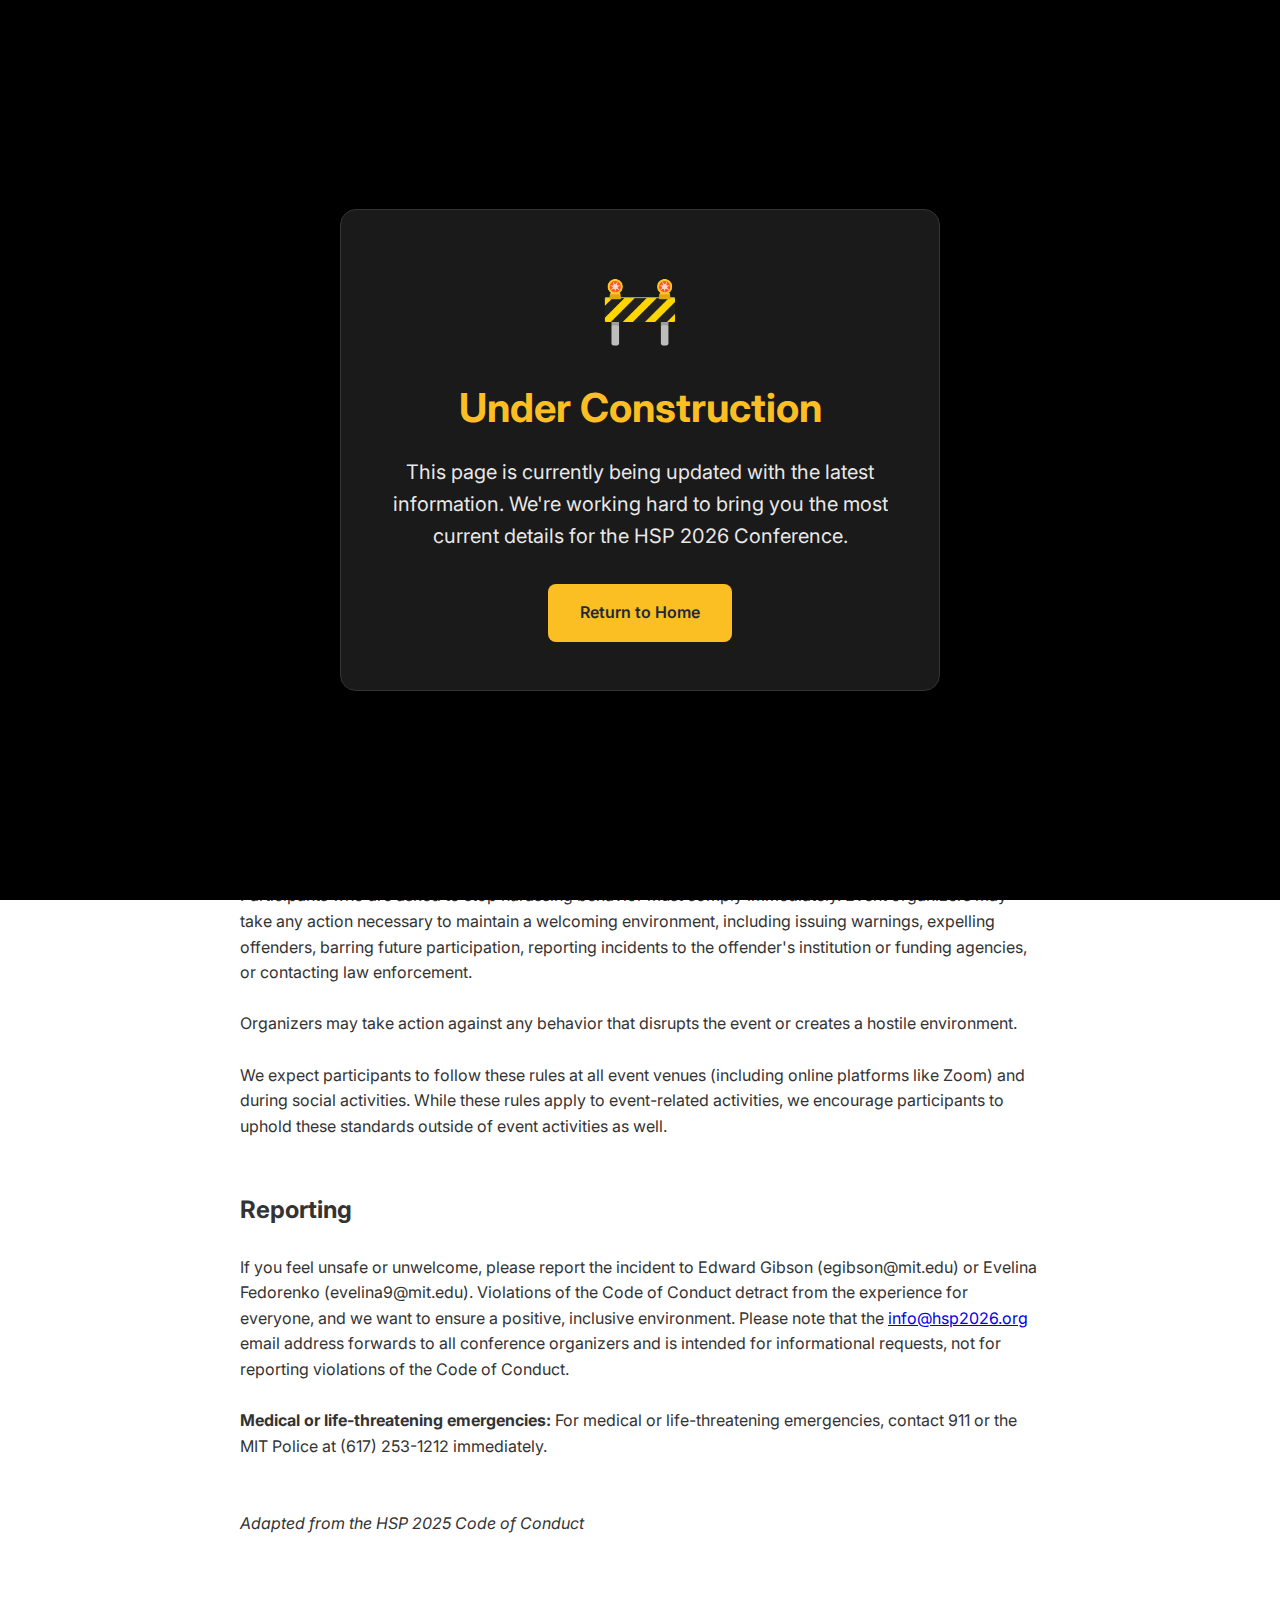
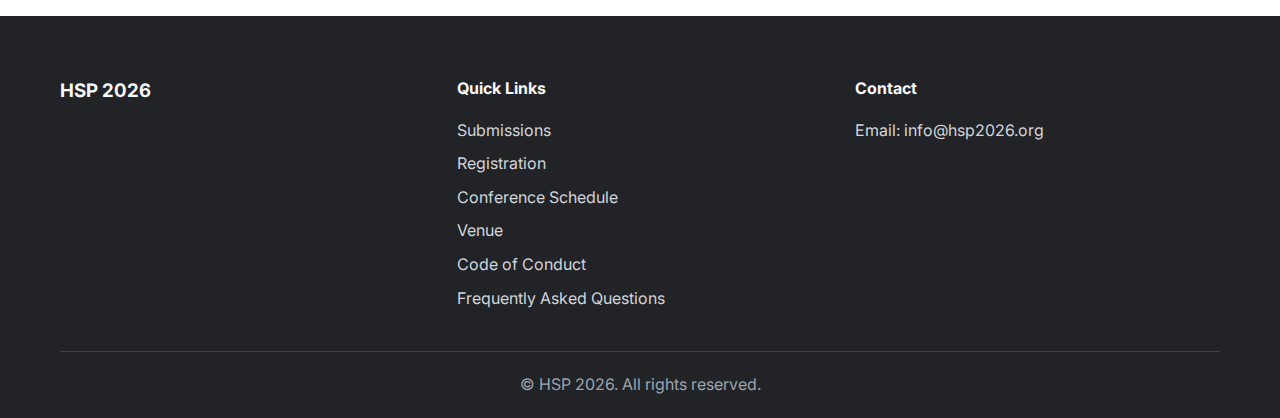
<file: conduct.html>
<!DOCTYPE html>
<html lang="en">
<head>
    <meta charset="UTF-8">
    <meta name="viewport" content="width=device-width, initial-scale=1.0">
    <title>Code of Conduct - HSP 2026</title>
    <link rel="stylesheet" href="styles.css">
    <link rel="preconnect" href="https://fonts.googleapis.com">
    <link rel="preconnect" href="https://fonts.gstatic.com" crossorigin>
    <link href="https://fonts.googleapis.com/css2?family=Inter:wght@300;400;500;600;700&display=swap" rel="stylesheet">
    <style>
        .conduct-hero {
            background: linear-gradient(135deg, #750014 0%, #8b959e 100%);
            padding: 120px 0 50px;
            text-align: center;
            color: white;
        }

        .conduct-hero h1 {
            font-size: 3rem;
            font-weight: 700;
        }

        .conduct-hero p {
            font-size: 1.25rem;
            opacity: 0.9;
            max-width: 600px;
            margin: 0 auto;
        }

        .conduct-section {
            padding: 80px 0;
        }

        .conduct-container {
            max-width: 800px;
            margin: 0 auto;
        }

        .conduct-container ul {
            display: block;
            list-style-type: disc;
            margin-block-start: 1em;
            margin-block-end: 1em;
            padding-inline-start: 40px;
            unicode-bidi: isolate;
        }

        .contact-section {
            background: #f8fafc;
            padding: 60px 0;
            margin-top: 3rem;
        }

        .contact-grid {
            display: grid;
            grid-template-columns: repeat(auto-fit, minmax(250px, 1fr));
            gap: 2rem;
            margin-top: 2rem;
        }

        .contact-card {
            background: white;
            padding: 2rem;
            border-radius: 12px;
            text-align: center;
            box-shadow: 0 4px 6px rgba(0, 0, 0, 0.05);
            transition: all 0.3s ease;
        }

        .contact-card:hover {
            transform: translateY(-2px);
            box-shadow: 0 8px 25px rgba(0, 0, 0, 0.1);
        }

        .contact-icon {
            font-size: 2rem;
            margin-bottom: 1rem;
        }

        .contact-card h3 {
            font-size: 1.25rem;
            font-weight: 600;
            color: #1f2937;
            margin-bottom: 0.5rem;
        }

        .contact-card p {
            color: #6b7280;
            line-height: 1.6;
        }

        @media (max-width: 768px) {
            .conduct-hero h1 {
                font-size: 2.5rem;
            }
        }
    </style>
</head>
<body>
    <nav class="navbar">
        <div class="nav-container">
            <div class="nav-logo">
                <a href="index.html">HSP 2026</a>
            </div>
            <ul class="nav-menu">
                <li class="nav-item">
                    <a href="index.html" class="nav-link">Home</a>
                </li>
                <li class="nav-item">
                    <a href="submissions.html" class="nav-link">Submissions</a>
                </li>
                <li class="nav-item">
                    <a href="registration.html" class="nav-link">Registration</a>
                </li>
                <li class="nav-item">
                    <a href="schedule.html" class="nav-link">Schedule</a>
                </li>
                <li class="nav-item">
                    <a href="venue.html" class="nav-link">Venue</a>
                </li>
                <li class="nav-item">
                    <a href="conduct.html" class="nav-link">Code of Conduct</a>
                </li>
                <li class="nav-item">
                    <a href="faq.html" class="nav-link">FAQ</a>
                </li>
            </ul>
            <div class="hamburger">
                <span class="bar"></span>
                <span class="bar"></span>
                <span class="bar"></span>
            </div>
        </div>
    </nav>

    <main>
        <section class="conduct-hero">
            <div class="container">
                <h1>Code of Conduct</h1>
            </div>
        </section>
        <section class="conduct-section">
            <div class="container">
                <div class="conduct-container">
                    <p>HSP 2026 is committed to providing a safe, harassment-free conference experience for everyone, regardless of gender, gender identity, sexual orientation, disability, physical appearance, body size, race, age, religion, language use, ethnicity, or nationality. We do not tolerate harassment of any kind. Participants violating these rules may be sanctioned or expelled at the discretion of the conference organizers.</p>
                    <ul>
                      <li>Verbal comments that reinforce social hierarchies based on gender, sexual orientation, disability, appearance, race, age, religion, or nationality</li>
                      <li>Displaying sexual images in public spaces</li>
                      <li>Deliberate intimidation, stalking, or following</li>
                      <li>Behaviors aimed at making individuals or groups feel unwelcome, or encouraging ostracism</li>
                      <li>Harassing photography or recording</li>
                      <li>Disruption of talks or other events</li>
                      <li>Inappropriate physical contact</li>
                      <li>Unwelcome sexual attention</li>
                      <li>Advocating for, or encouraging, any of the above behaviors</li>
                    </ul>
                    <p>These behaviors are unacceptable during both in-person interactions and in online spaces (e.g., event-related chats or social media).</p>
                    <br><br>
                    <h2>Enforcement</h2>
                    <br>
                    <p>Participants who are asked to stop harassing behavior must comply immediately. Event organizers may take any action necessary to maintain a welcoming environment, including issuing warnings, expelling offenders, barring future participation, reporting incidents to the offender's institution or funding agencies, or contacting law enforcement.</p>
                    <br>
                    <p>Organizers may take action against any behavior that disrupts the event or creates a hostile environment.</p>
                    <br>
                    <p>We expect participants to follow these rules at all event venues (including online platforms like Zoom) and during social activities. While these rules apply to event-related activities, we encourage participants to uphold these standards outside of event activities as well.</p>
                    <br><br>
                    <h2>Reporting</h2>
                    <br>
                    <p>If you feel unsafe or unwelcome, please report the incident to Edward Gibson (egibson@mit.edu) or Evelina Fedorenko (evelina9@mit.edu). Violations of the Code of Conduct detract from the experience for everyone, and we want to ensure a positive, inclusive environment. Please note that the <a href="mailto:info@hsp2026.org">info@hsp2026.org</a> email address forwards to all conference organizers and is intended for informational requests, not for reporting violations of the Code of Conduct.</p>
                    <br>
                    <p><strong>Medical or life-threatening emergencies:</strong> For medical or life-threatening emergencies, contact 911 or the MIT Police at (617) 253-1212 immediately.</p>
                    <br><br>
                    <i>Adapted from the HSP 2025 Code of Conduct</i>
                </div>
            </div>
        </section>
    </main>


    <footer class="footer">
        <div class="container">
            <div class="footer-content">
                <div class="footer-section">
                    <h3>HSP 2026</h3>
                    <p class="footer-tagline">39th Annual Conference on Human Sentence Processing</p>
                </div>
                <div class="footer-section">
                    <h4>Quick Links</h4>
                    <ul>
                        <li><a href="submissions.html">Submissions</a></li>
                        <li><a href="registration.html">Registration</a></li>
                        <li><a href="schedule.html">Conference Schedule</a></li>
                        <li><a href="venue.html">Venue</a></li>
                        <li><a href="conduct.html">Code of Conduct</a></li>
                        <li><a href="faq.html">Frequently Asked Questions</a></li>
                    </ul>
                </div>
                <div class="footer-section">
                    <h4>Contact</h4>
                    <ul><li><a href="mailto:info@hsp2026.org">Email: info@hsp2026.org</a></li></ul>
                </div>
            </div>
            <div class="footer-bottom">
                <p>&copy; HSP 2026. All rights reserved.</p>
            </div>
        </div>
    </footer>

    <script src="config.js"></script>
    <script src="script.js"></script>
</body>
</html>
</file>
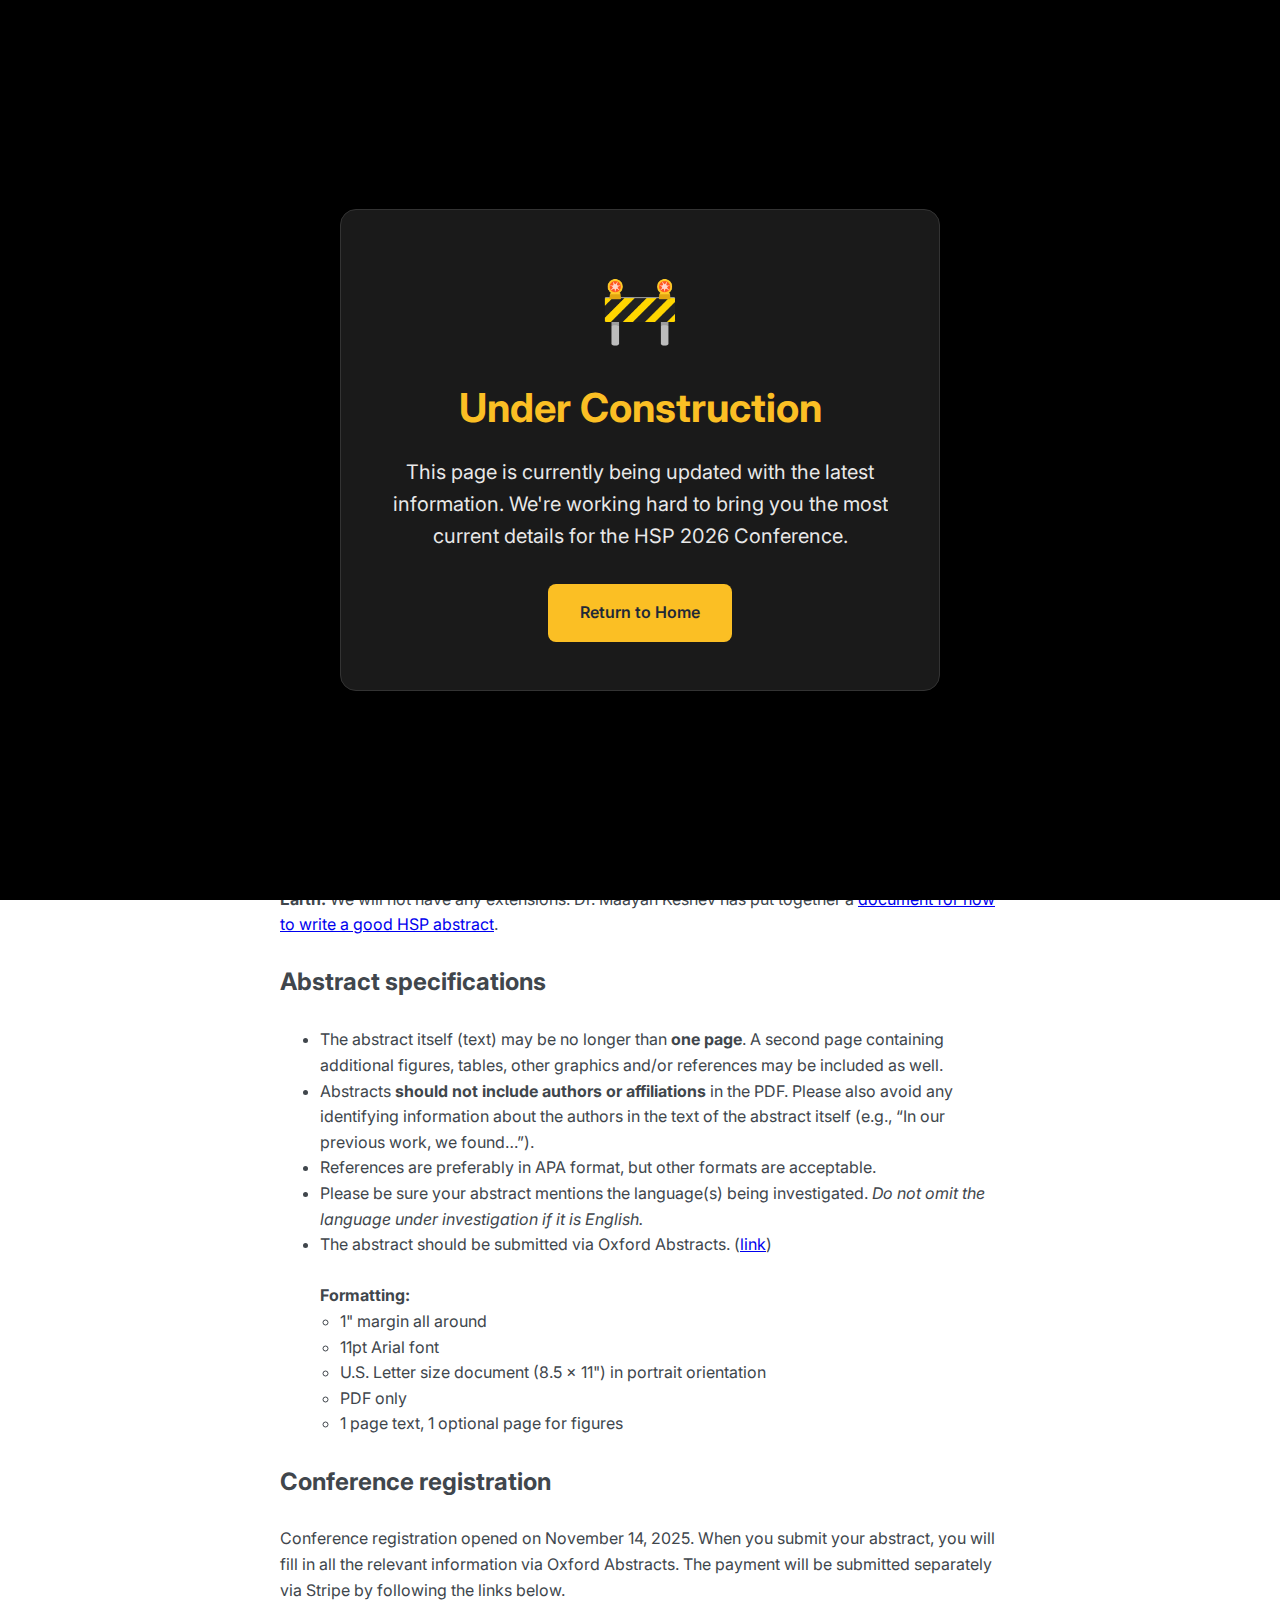
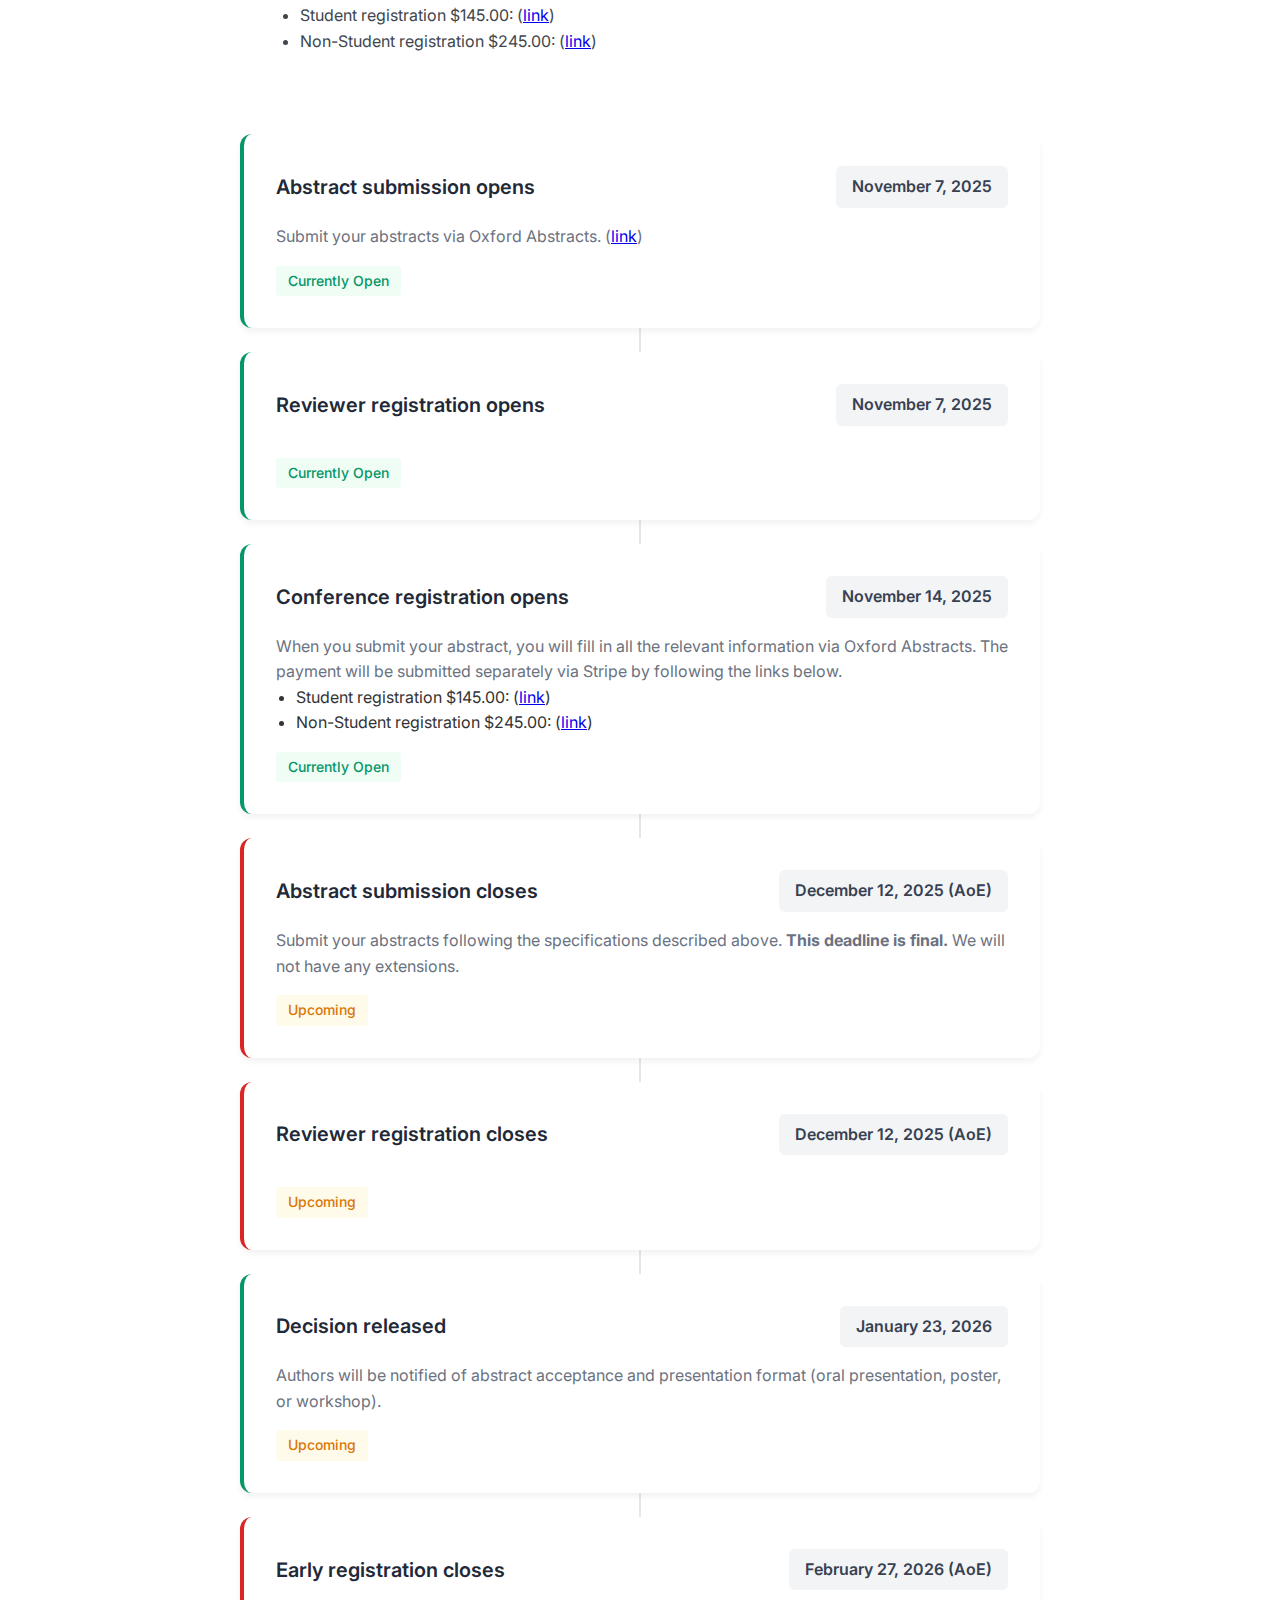
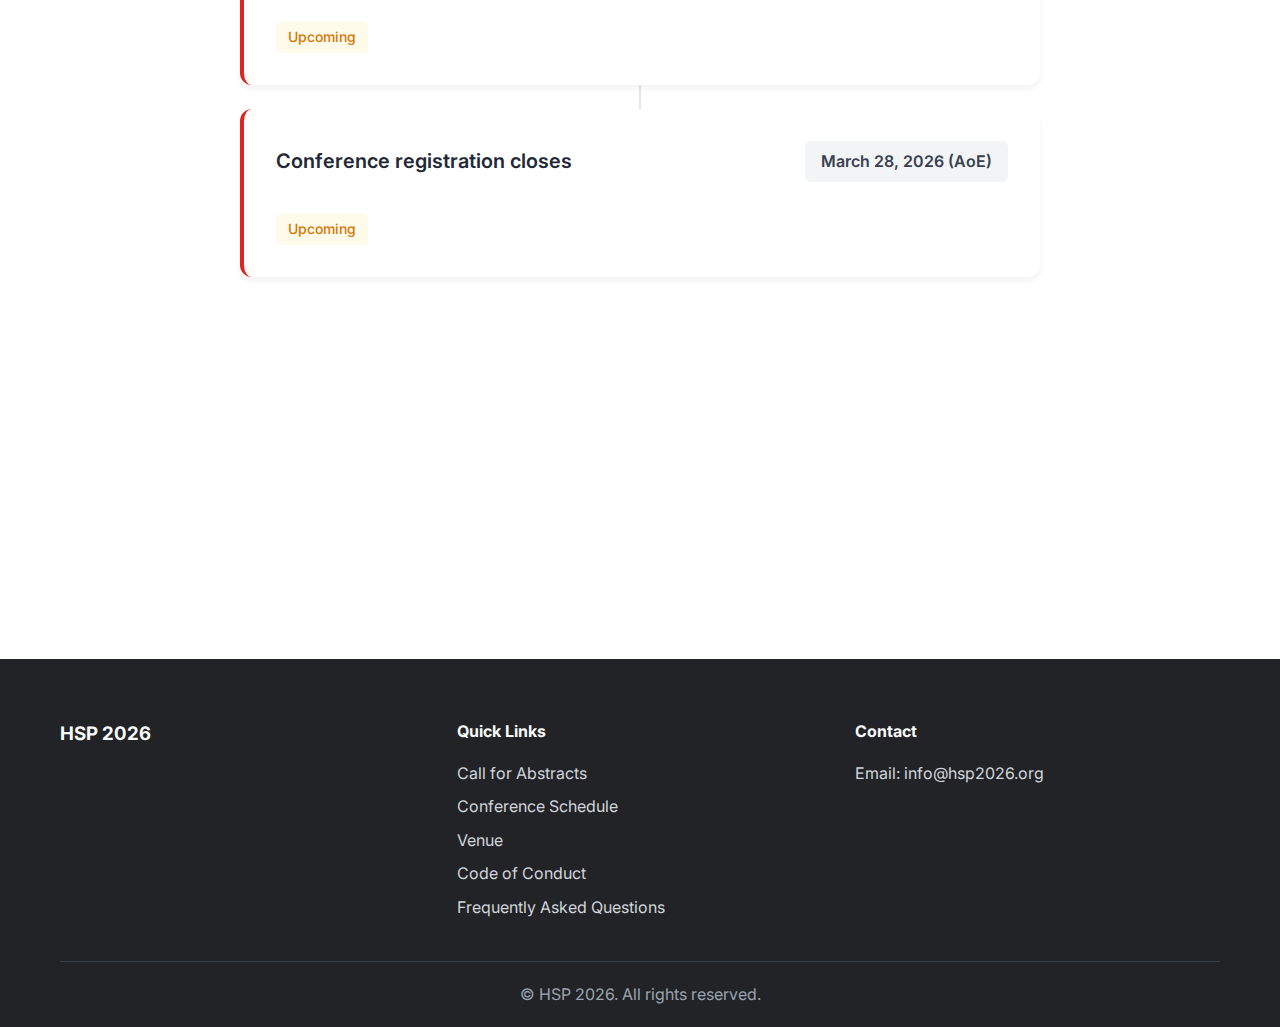
<file: deadlines.html>
<!DOCTYPE html>
<html lang="en">
<head>
    <meta charset="UTF-8">
    <meta name="viewport" content="width=device-width, initial-scale=1.0">
    <title>Call for Abstracts - HSP 2026</title>
    <link rel="stylesheet" href="styles.css">
    <link rel="preconnect" href="https://fonts.googleapis.com">
    <link rel="preconnect" href="https://fonts.gstatic.com" crossorigin>
    <link href="https://fonts.googleapis.com/css2?family=Inter:wght@300;400;500;600;700&display=swap" rel="stylesheet">
    <style>
        .deadlines-hero {
            background: linear-gradient(135deg, #750014 0%, #8b959e 100%);
            padding: 120px 0 50px;
            text-align: center;
            color: white;
        }

        .deadlines-hero h1 {
            font-size: 3rem;
            font-weight: 700;
        }

        .deadlines-hero p {
            font-size: 1.25rem;
            opacity: 0.9;
            max-width: 600px;
            margin: 0 auto;
        }

        .deadlines-section {
            padding: 80px 0;
        }

        .deadline-card {
            background: white;
            border-radius: 12px;
            padding: 2rem;
            margin-bottom: 1.5rem;
            box-shadow: 0 4px 6px rgba(0, 0, 0, 0.05);
            border-left: 4px solid #059669;
            transition: all 0.3s ease;
            position: relative;
            z-index: 2;
        }

        .deadline-card:hover {
            transform: translateY(-2px);
            box-shadow: 0 8px 25px rgba(0, 0, 0, 0.1);
        }

        .deadline-card.urgent {
            border-left-color: #dc2626;
        }

        .deadline-card.upcoming {
            border-left-color: #d97706;
        }

        .deadline-header {
            display: flex;
            justify-content: space-between;
            align-items: center;
            margin-bottom: 1rem;
        }

        .deadline-title {
            font-size: 1.25rem;
            font-weight: 600;
            color: #1f2937;
        }

        .deadline-date {
            background: #f3f4f6;
            padding: 0.5rem 1rem;
            border-radius: 6px;
            font-weight: 600;
            color: #374151;
        }

        .deadline-description {
            color: #6b7280;
            line-height: 1.6;
        }

        .deadline-status {
            display: inline-block;
            padding: 0.25rem 0.75rem;
            border-radius: 4px;
            font-size: 0.875rem;
            font-weight: 500;
            margin-top: 1rem;
        }

        .status-urgent {
            background: #fef2f2;
            color: #dc2626;
        }

        .status-upcoming {
            background: #fffbeb;
            color: #d97706;
        }

        .status-completed {
            background: #f0fdf4;
            color: #059669;
        }

        .timeline {
            position: relative;
            max-width: 800px;
            margin: 0 auto;
        }

        .timeline::before {
            content: '';
            position: absolute;
            left: 50%;
            top: 0;
            bottom: 0;
            width: 2px;
            background: #e5e7eb;
            transform: translateX(-50%);
            z-index: 1;
        }

        @media (max-width: 768px) {
            .deadlines-hero h1 {
                font-size: 2.5rem;
            }

            .deadline-header {
                flex-direction: column;
                align-items: flex-start;
                gap: 1rem;
            }

            .timeline::before {
                left: 20px;
            }
        }
    </style>
</head>
<body>
    <nav class="navbar">
        <div class="nav-container">
            <div class="nav-logo">
                <a href="index.html">HSP 2026</a>
            </div>
            <ul class="nav-menu">
                <li class="nav-item">
                    <a href="index.html" class="nav-link">Home</a>
                </li>
                <li class="nav-item">
                    <a href="deadlines.html" class="nav-link">Call for Abstracts</a>
                </li>
                <li class="nav-item">
                    <a href="schedule.html" class="nav-link">Schedule</a>
                </li>
                <li class="nav-item">
                    <a href="map.html" class="nav-link">Venue</a>
                </li>
                <li class="nav-item">
                    <a href="conduct.html" class="nav-link">Code of Conduct</a>
                </li>
                <li class="nav-item">
                    <a href="faq.html" class="nav-link">FAQ</a>
                </li>
            </ul>
            <div class="hamburger">
                <span class="bar"></span>
                <span class="bar"></span>
                <span class="bar"></span>
            </div>
        </div>
    </nav>

    <main>
        <section class="deadlines-hero">
            <div class="container">
                <h1>Call for Abstracts</h1>
            </div>
        </section>
        <section class="text-block">
            <div class="container" style="max-width: 800px; margin: 0 auto; padding: 0 40px;">
                <div class="textbox" style="color: #40464c;">
                    <br> <br>
                    <p>
                        We are happy to announce the call for abstracts for the 39th Annual Conference on Human Sentence Processing at Massachusetts Institute of Technology to be held March 26 to 28th, 2026.
                    </p>
                    <br>                    <p>
                        The NSF-funded special session for this year's conference is entitled "Language and Thought in Minds and Machines".
                        The special session explores the interface between the linguistic ability and the human capacity for abstract thought. 
                        This is an age-old question from the philosophy and psychology literature, ranging from ideas from Plato, Wittgenstein, and Chomsky in philosophy to proposals from Sapir, Whorf and Levinson in the linguistics literature.
                    </p>
                    <br>
                    <p> We are delighted to welcome the following speakers:</p>
                        <ul style="padding-left: 40px;">
                            <li>Rosemary Varley, University College London</li>
                            <li>Anna Papafragou, University of Pennsylvania</li>
                            <li>Gary Lupyan, University of Wisconsin-Madison</li>
                            <li>Cristine Legare, University of Texas at Austin</li>
                            <li>Julian Jara-Ettinger, Yale University</li>
                            <li>Ray Jackendoff, Tufts University</li>
                            <li>Anna Ivanova, Georgia Institute of Technology</li>                         
                            <li>Jacob Andreas, Massachusetts Institute of Technology</li>
                        </ul>
                    <br>
                    <p>
                        We welcome abstract submissions for the special session, as well as abstracts related to the general theme of language processing.
                        Abstracts may be submitted for posters or for podium presentations.
                        <strong>Abstracts are due on Friday, December 12th, 2025, 11:59:59 PM anywhere on Earth.</strong> We will not have any extensions.

                        Dr. Maayan Keshev has put together a <a href="https://docs.google.com/document/d/1J_amu8bT3tIcPGh_zY_M8nLq3FSRK8KNa2pZKlc0rfs/edit?tab=t.0">document for how to write a good HSP abstract</a>.
                    </p>
                    <br>
                    <h2>Abstract specifications</h2>
                    <br>
                    <p>
                        <ul style="padding-left: 40px;">
                            <li>The abstract itself (text) may be no longer than <strong>one page</strong>. A second page containing additional figures, tables, other graphics and/or references may be included as well.</li>
                            <li>Abstracts <strong>should not include authors or affiliations</strong> in the PDF. Please also avoid any identifying information about the authors in the text of the abstract itself (e.g., “In our previous work, we found…”).</li>
                            <li>References are preferably in APA format, but other formats are acceptable.</li>
                            <li>Please be sure your abstract mentions the language(s) being investigated. <i>Do not omit the language under investigation if it is English.</i></li>
                            <li>The abstract should be submitted via Oxford Abstracts. (<a href="https://app.oxfordabstracts.com/stages/79671/submitter">link</a>)</li>
                            <br>
                            <strong>Formatting:</strong>
                                <ul style="padding-left: 20px;">
                                    <li>1" margin all around</li>
                                    <li>11pt Arial font</li>
                                    <li>U.S. Letter size document (8.5 x 11") in portrait orientation</li>
                                    <li>PDF only</li>
                                    <li>1 page text, 1 optional page for figures</li>
                                </ul>
                        </ul>
                    </p>
                    <br>
                    <h2>Conference registration</h2>
                    <br>
                    <p>
                        Conference registration opened on November 14, 2025. When you submit your abstract, you will fill in all the relevant information via Oxford Abstracts. 
                        The payment will be submitted separately via Stripe by following the links below. 
                        <ul style="padding-left: 20px;">
                            <li>Student registration $145.00: (<a href="https://buy.stripe.com/00w00jaVG2qgft35fYf3a00">link</a>)</li>
                            <li>Non-Student registration $245.00: (<a href="https://buy.stripe.com/3cI4gz8Ny6Gw3KldMuf3a01">link</a>)</li>
                    </p>
                </div>
            </div>
        </section>

        <section class="deadlines-section">
            <div class="container">
                <div class="timeline">


                    <div class="deadline-card">
                        <div class="deadline-header">
                            <h3 class="deadline-title">Abstract submission opens</h3>
                            <span class="deadline-date">November 7, 2025</span>
                        </div>
                        <p class="deadline-description">
                            Submit your abstracts via Oxford Abstracts. (<a href="https://app.oxfordabstracts.com/stages/79671/submitter">link</a>)
                        </p>
                        <span class="deadline-status status-completed">Currently Open</span>
                    </div>

                    <div class="deadline-card">
                        <div class="deadline-header">
                            <h3 class="deadline-title">Reviewer registration opens</h3>
                            <span class="deadline-date">November 7, 2025</span>
                        </div>
                        <p class="deadline-description">
                        </p>
                        <span class="deadline-status status-completed">Currently Open</span>
                    </div>

                    <div class="deadline-card">
                        <div class="deadline-header">
                            <h3 class="deadline-title">Conference registration opens</h3>
                            <span class="deadline-date">November 14, 2025</span>
                        </div>
                        <p class="deadline-description">
                            When you submit your abstract, you will fill in all the relevant information via Oxford Abstracts. 
                            The payment will be submitted separately via Stripe by following the links below. 
                            <ul style="padding-left: 20px;">
                                <li>Student registration $145.00: (<a href="https://buy.stripe.com/00w00jaVG2qgft35fYf3a00">link</a>)</li>
                                <li>Non-Student registration $245.00: (<a href="https://buy.stripe.com/3cI4gz8Ny6Gw3KldMuf3a01">link</a>)</li>
                            </ul>
                        </p>
                        <span class="deadline-status status-completed">Currently Open</span>
                    </div>



                    <div class="deadline-card urgent">
                        <div class="deadline-header">
                            <h3 class="deadline-title">Abstract submission closes</h3>
                            <span class="deadline-date">December 12, 2025 (AoE)</span>
                        </div>
                        <p class="deadline-description">
                            Submit your abstracts following the specifications described above. <strong>This deadline is final.</strong> We will not have any extensions. 
                        </p>
                        <span class="deadline-status status-upcoming">Upcoming</span>
                    </div>

                    <div class="deadline-card urgent">
                        <div class="deadline-header">
                            <h3 class="deadline-title">Reviewer registration closes</h3>
                            <span class="deadline-date">December 12, 2025 (AoE)</span>
                        </div>
                        <p class="deadline-description">
                        </p>
                        <span class="deadline-status status-upcoming">Upcoming</span>
                    </div>

                    <div class="deadline-card">
                        <div class="deadline-header">
                            <h3 class="deadline-title">Decision released</h3>
                            <span class="deadline-date">January 23, 2026</span>
                        </div>
                        <p class="deadline-description">
                            Authors will be notified of abstract acceptance and presentation format 
                            (oral presentation, poster, or workshop).
                        </p>
                        <span class="deadline-status status-upcoming">Upcoming</span>
                    </div>

                    <div class="deadline-card urgent">
                        <div class="deadline-header">
                            <h3 class="deadline-title">Early registration closes</h3>
                            <span class="deadline-date">February 27, 2026 (AoE)</span>
                        </div>
                        <span class="deadline-status status-upcoming">Upcoming</span>
                    </div>

                    <div class="deadline-card urgent">
                        <div class="deadline-header">
                            <h3 class="deadline-title">Conference registration closes</h3>
                            <span class="deadline-date">March 28, 2026 (AoE)</span>
                        </div>
                        <span class="deadline-status status-upcoming">Upcoming</span>
                    </div>
                    
                    


 <!--                    <div class="deadline-card upcoming">
                        <div class="deadline-header">
                            <h3 class="deadline-title">Early Bird Registration</h3>
                            <span class="deadline-date">February 28, 2026</span>
                        </div>
                        <p class="deadline-description">
                            Register early to secure the best rates for conference attendance. 
                            Early bird pricing includes access to all sessions and workshops.
                        </p>
                        <span class="deadline-status status-upcoming">Upcoming</span>
                    </div>



                    <div class="deadline-card">
                        <div class="deadline-header">
                            <h3 class="deadline-title">Final Paper Submission</h3>
                            <span class="deadline-date">April 30, 2026</span>
                        </div>
                        <p class="deadline-description">
                            Submit final papers for inclusion in the conference proceedings. 
                            Papers must be formatted according to the conference guidelines.
                        </p>
                        <span class="deadline-status status-upcoming">Upcoming</span>
                    </div>

                    <div class="deadline-card">
                        <div class="deadline-header">
                            <h3 class="deadline-title">Regular Registration Deadline</h3>
                            <span class="deadline-date">May 31, 2026</span>
                        </div>
                        <p class="deadline-description">
                            Final deadline for conference registration. Late registration may incur 
                            additional fees and limited availability.
                        </p>
                        <span class="deadline-status status-upcoming">Upcoming</span>
                    </div>

                    <div class="deadline-card">
                        <div class="deadline-header">
                            <h3 class="deadline-title">Conference Begins</h3>
                            <span class="deadline-date">June 15, 2026</span>
                        </div>
                        <p class="deadline-description">
                            The HSP 2026 Conference officially begins with opening ceremonies 
                            and keynote presentations.
                        </p>
                        <span class="deadline-status status-upcoming">Upcoming</span>
                    </div> -->
                </div> 

                <div class="container" style="display: flex; justify-content: center; align-items: center; margin: 2rem auto;">
                <div class="highlight-card" style="max-width: 500px; text-align: center; margin: 0 auto;">
                  <h3>Need Help?</h3>
                  <p>If you have questions about any deadlines or need assistance with submissions, please contact us.</p>
                  <br>
                  <a href="faq.html" class="btn btn-primary">View FAQ</a>
                </div>
                </div>
            </div>
        </section>
    </main>


    <footer class="footer">
        <div class="container">
            <div class="footer-content">
                <div class="footer-section">
                    <h3>HSP 2026</h3>
                    <p class="footer-tagline">39th Annual Conference on Human Sentence Processing</p>
                </div>
                <div class="footer-section">
                    <h4>Quick Links</h4>
                    <ul>
                        <li><a href="deadlines.html">Call for Abstracts</a></li>
                        <li><a href="schedule.html">Conference Schedule</a></li>
                        <li><a href="map.html">Venue</a></li>
                        <li><a href="conduct.html">Code of Conduct</a></li>
                        <li><a href="faq.html">Frequently Asked Questions</a></li>
                    </ul>
                </div>
                <div class="footer-section">
                    <h4>Contact</h4>
                    <p>Email: <span class="contact-email">info@hsp2026.org</span></p>
                </div>
            </div>
            <div class="footer-bottom">
                <p>&copy; HSP 2026. All rights reserved.</p>
            </div>
        </div>
    </footer>

    <script src="config.js"></script>
    <script src="script.js"></script>
</body>
</html>
</file>
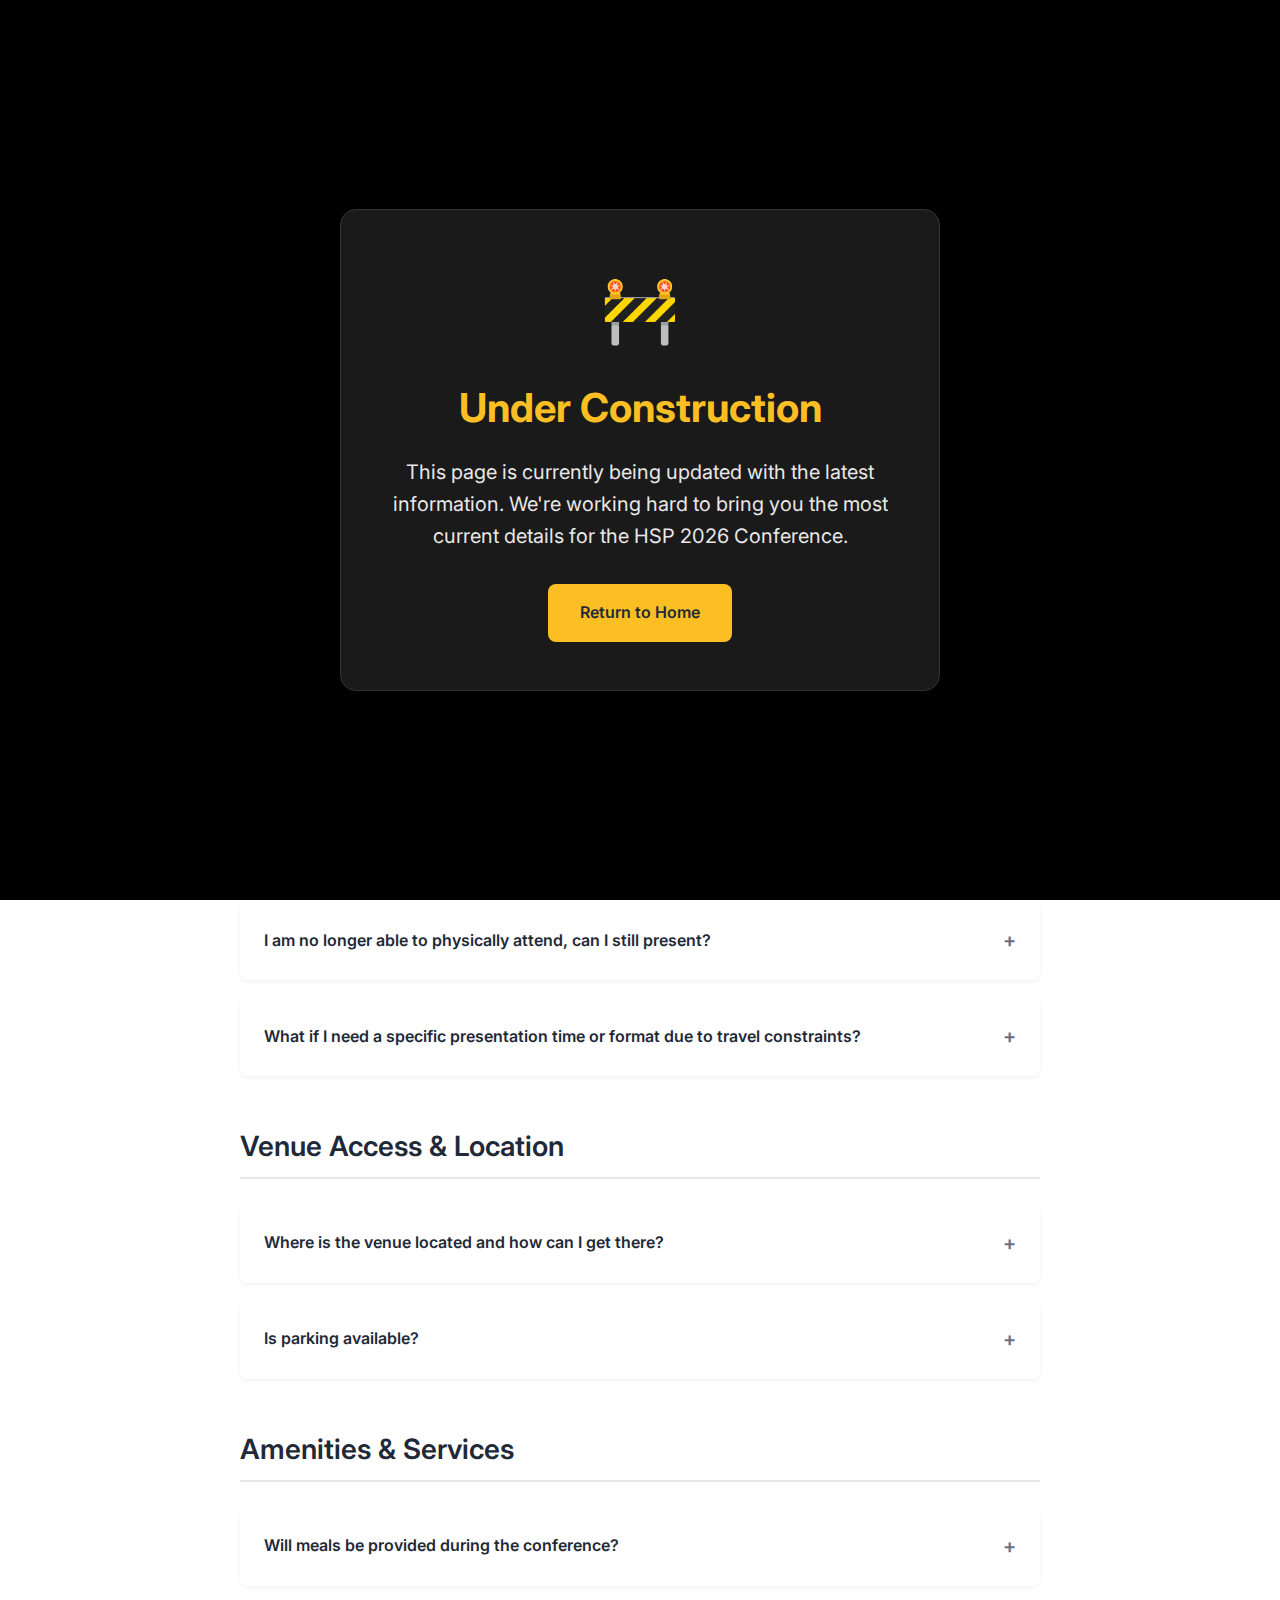
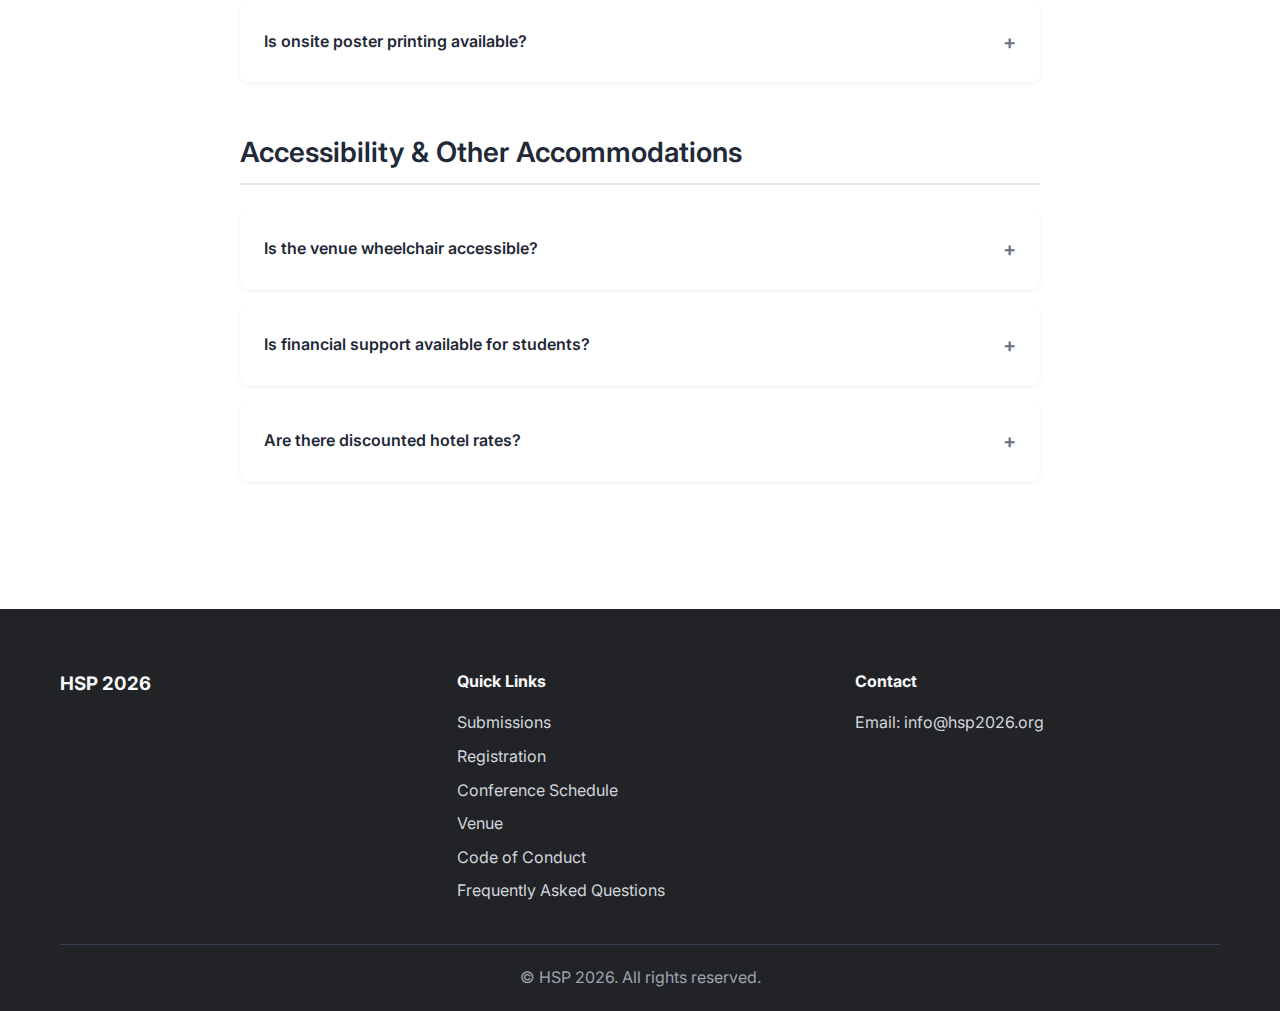
<file: faq.html>
<!DOCTYPE html>
<html lang="en">
<head>
    <meta charset="UTF-8">
    <meta name="viewport" content="width=device-width, initial-scale=1.0">
    <title>FAQ - HSP 2026</title>
    <link rel="stylesheet" href="styles.css">
    <link rel="preconnect" href="https://fonts.googleapis.com">
    <link rel="preconnect" href="https://fonts.gstatic.com" crossorigin>
    <link href="https://fonts.googleapis.com/css2?family=Inter:wght@300;400;500;600;700&display=swap" rel="stylesheet">
    <style>
        .faq-hero {
            background: linear-gradient(135deg, #750014 0%, #8b959e 100%);
            padding: 120px 0 50px;
            text-align: center;
            color: white;
        }

        .faq-hero h1 {
            font-size: 3rem;
            font-weight: 700;
        }

        .faq-hero p {
            font-size: 1.25rem;
            opacity: 0.9;
            max-width: 600px;
            margin: 0 auto;
        }

        .faq-section {
            padding: 80px 0;
        }

        .faq-container {
            max-width: 800px;
            margin: 0 auto;
        }

        .faq-category {
            margin-bottom: 3rem;
        }

        .faq-category h2 {
            font-size: 1.75rem;
            font-weight: 600;
            color: #1f2937;
            margin-bottom: 1.5rem;
            padding-bottom: 0.5rem;
            border-bottom: 2px solid #e5e7eb;
        }

        .faq-item {
            background: white;
            border-radius: 8px;
            margin-bottom: 1rem;
            box-shadow: 0 2px 4px rgba(0, 0, 0, 0.05);
            overflow: hidden;
            transition: all 0.3s ease;
        }

        .faq-item:hover {
            box-shadow: 0 4px 12px rgba(0, 0, 0, 0.1);
        }

        .faq-question {
            padding: 1.5rem;
            cursor: pointer;
            display: flex;
            justify-content: space-between;
            align-items: center;
            font-weight: 600;
            color: #1f2937;
            transition: background-color 0.3s ease;
        }

        .faq-question:hover {
            background-color: #f9fafb;
        }

        .faq-question.active {
            background-color: #f3f4f6;
        }

        .faq-icon {
            font-size: 1.25rem;
            color: #6b7280;
            transition: transform 0.3s ease;
        }

        .faq-question.active .faq-icon {
            transform: rotate(45deg);
            color: #f59e0b;
        }

        .faq-answer {
            max-height: 0;
            overflow: hidden;
            transition: max-height 0.3s ease;
            background-color: #f9fafb;
        }

        .faq-answer.active {
            max-height: 500px;
        }

        .faq-answer-content {
            padding: 1.5rem;
            color: #6b7280;
            line-height: 1.6;
        }

        .contact-section {
            background: #f8fafc;
            padding: 60px 0;
            margin-top: 3rem;
        }

        .contact-grid {
            display: grid;
            grid-template-columns: repeat(auto-fit, minmax(250px, 1fr));
            gap: 2rem;
            margin-top: 2rem;
        }

        .contact-card {
            background: white;
            padding: 2rem;
            border-radius: 12px;
            text-align: center;
            box-shadow: 0 4px 6px rgba(0, 0, 0, 0.05);
            transition: all 0.3s ease;
        }

        .contact-card:hover {
            transform: translateY(-2px);
            box-shadow: 0 8px 25px rgba(0, 0, 0, 0.1);
        }

        .contact-icon {
            font-size: 2rem;
            margin-bottom: 1rem;
        }

        .contact-card h3 {
            font-size: 1.25rem;
            font-weight: 600;
            color: #1f2937;
            margin-bottom: 0.5rem;
        }

        .contact-card p {
            color: #6b7280;
            line-height: 1.6;
        }

        @media (max-width: 768px) {
            .faq-hero h1 {
                font-size: 2.5rem;
            }

            .faq-question {
                padding: 1rem;
            }

            .faq-answer-content {
                padding: 1rem;
            }
        }
    </style>
</head>
<body>
    <nav class="navbar">
        <div class="nav-container">
            <div class="nav-logo">
                <a href="index.html">HSP 2026</a>
            </div>
            <ul class="nav-menu">
                <li class="nav-item">
                    <a href="index.html" class="nav-link">Home</a>
                </li>
                <li class="nav-item">
                    <a href="submissions.html" class="nav-link">Submissions</a>
                </li>
                <li class="nav-item">
                    <a href="registration.html" class="nav-link">Registration</a>
                </li>
                <li class="nav-item">
                    <a href="schedule.html" class="nav-link">Schedule</a>
                </li>
                <li class="nav-item">
                    <a href="venue.html" class="nav-link">Venue</a>
                </li>
                <li class="nav-item">
                    <a href="conduct.html" class="nav-link">Code of Conduct</a>
                </li>
                <li class="nav-item">
                    <a href="faq.html" class="nav-link">FAQ</a>
                </li>
            </ul>
            <div class="hamburger">
                <span class="bar"></span>
                <span class="bar"></span>
                <span class="bar"></span>
            </div>
        </div>
    </nav>

    <main>
        <section class="faq-hero">
            <div class="container">
                <h1>Frequently Asked Questions</h1>
            </div>
        </section>

        <section class="faq-section">
            <div class="container">
                <div class="faq-container">
                    <div class="faq-category">
                        <h2>Registration & Payment</h2>
                        <div class="faq-item">
                            <div class="faq-question">
                                <span>How do I register for the conference?</span>
                                <span class="faq-icon">+</span>
                            </div>
                            <div class="faq-answer">
                                <div class="faq-answer-content">
                                    <p>Please register for the conference <a href="https://app.oxfordabstracts.com/register/event/75992?preview=false">here</a>. Early registration ends on February 27, 2026, after which prices increase by $50. Regular registration continues until the conference begins, and on-site registration is available for last-minute attendees.
                                </div>
                            </div>
                        </div>
                        <div class="faq-item">
                            <div class="faq-question">
                                <span>What payment methods are accepted?</span>
                                <span class="faq-icon">+</span>
                            </div>
                            <div class="faq-answer">
                                <div class="faq-answer-content">
                                    <p>We accept all major credit and debit cards (Visa, MasterCard, American Express, Discover). Payments are processed securely through Stripe.</p>
                                </div>
                            </div>
                        </div>
                    </div>
                    <div class="faq-category">
                        <h2>Presenter Information</h2>
                        <div class="faq-item">
                            <div class="faq-question">
                                <span>How long are the oral presentations?</span>
                                <span class="faq-icon">+</span>
                            </div>
                            <div class="faq-answer">
                                <div class="faq-answer-content">
                                    <p>Long talks will be allocated 20 minutes, with 5 minutes of Q&A. Short talks will be allocated 15 minutes, with 5-minutes of Q&A. </p>
                                </div>
                            </div>
                        </div>
                        <div class="faq-item">
                            <div class="faq-question">
                                <span>What format should the poster presentations be in?</span>
                                <span class="faq-icon">+</span>
                            </div>
                            <div class="faq-answer">
                                <div class="faq-answer-content">
                                    <p>The space available for each poster is 45in by 45in (114cm by 114cm). To avoid creating overlap with neighboring posters, please ensure that your poster fits within the allocated space.</p>
                                </div>
                            </div>
                        </div>
                        <div class="faq-item">
                            <div class="faq-question">
                                <span>I am no longer able to physically attend, can I still present?</span>
                                <span class="faq-icon">+</span>
                            </div>
                            <div class="faq-answer">
                                <div class="faq-answer-content">
                                    <p>For those giving a talk, you must reach out to <a href="mailto:info@hsp2026.org">info@hsp2026.org</a> in order to discuss potential alternatives. We do not have the infrastructure to support virtual poster presentations.</p>
                                </div>
                            </div>
                        </div>
                        <div class="faq-item">
                            <div class="faq-question">
                                <span>What if I need a specific presentation time or format due to travel constraints?</span>
                                <span class="faq-icon">+</span>
                            </div>
                            <div class="faq-answer">
                                <div class="faq-answer-content">
                                    <p>If you have special requests regarding your presentation time or format (e.g., you can only present on a specific day due to travel plans), please complete our <a href="https://forms.gle/MUdZzdHXrCeJWENT7">Presentation Special Requests Form</a>. This form <b>closes on February 27th, 2026</b>, the early registration deadline.</p>
                                </div>
                            </div>
                        </div>
                    </div>
                    <div class="faq-category">
                        <h2>Venue Access & Location</h2>
                        <div class="faq-item">
                            <div class="faq-question">
                                <span>Where is the venue located and how can I get there?</span>
                                <span class="faq-icon">+</span>
                            </div>
                            <div class="faq-answer">
                                <div class="faq-answer-content">
                                    <p>The main conference venue is in <a href="https://whereis.mit.edu/?go=10">MIT Building 10</a>&mdash;the one with MIT's signature dome&mdash;and can be reached from most of MIT's public entrances. The auditorium is on the second floor in room 250.</p>
                                    <br>
                                    <p>The most straightforward path is to enter MIT from the main entrance on Massachusetts Avenue (<a href="https://whereis.mit.edu/?go=7">Building 7</a>) and proceed down the hallway until reaching the larger open space that marks Building 10. Elevators will be on the left.</p>
                                </div>
                            </div>
                        </div>
                        <div class="faq-item">
                            <div class="faq-question">
                                <span>Is parking available?</span>
                                <span class="faq-icon">+</span>
                            </div>
                            <div class="faq-answer">
                                <div class="faq-answer-content">
                                    <p>There are several nearby parking garages around Kendall Square. We recommend using public transportation or ride-sharing services if possible, as parking in Cambridge can be limited and expensive. For more info on public parking garages, please see <a href="https://web.mit.edu/facilities/transportation/parking/visitors/public_parking.html">Public Parking at MIT</a> or Boston.com's 2019 <a href="https://www.boston.com/cars/car-guides/2019/04/05/cambridge-parking-garages/">parking guide</a>.</p>
                                </div>
                            </div>
                        </div>
                        <!-- <div class="faq-item">
                            <div class="faq-question">
                                <span>If I am not a presenter, can I attend the conference virtually?</span>
                                <span class="faq-icon">+</span>
                            </div>
                            <div class="faq-answer">
                                <div class="faq-answer-content">
                                    <p>There will be a Zoom link available for most presented talks, but we strongly encourage attending in person if you are able to do so.</p>
                                </div>
                            </div>
                        </div> -->
                    </div>
                    <div class="faq-category">
                        <h2>Amenities & Services</h2>
                        <div class="faq-item">
                            <div class="faq-question">
                                <span>Will meals be provided during the conference?</span>
                                <span class="faq-icon">+</span>
                            </div>
                            <div class="faq-answer">
                                <div class="faq-answer-content">
                                    <p>Yes, lunch and coffee breaks are included in the registration fee. Breakfast and dinner are not included, but there are many dining options available on campus and in the surrounding area. See the <a href="venue.html">venue</a> page for recommendations.</p>
                                </div>
                            </div>
                        </div>
                        <div class="faq-item">
                            <div class="faq-question">
                                <span>Is onsite poster printing available?</span>
                                <span class="faq-icon">+</span>
                            </div>
                            <div class="faq-answer">
                                <div class="faq-answer-content">
                                    <p>We do not provide this directly, but a convenient nearby option is FedEx (across the street from Building 46, where poster sessions will be held).</p>
                                </div>
                            </div>
                        </div>
                    </div>
                    <div class="faq-category">
                        <h2>Accessibility & Other Accommodations</h2>
                        <div class="faq-item">
                            <div class="faq-question">
                                <span>Is the venue wheelchair accessible?</span>
                                <span class="faq-icon">+</span>
                            </div>
                            <div class="faq-answer">
                                <div class="faq-answer-content">
                                    <p>Yes, both the main auditorium and poster session venues are wheelchair accessible. For additional guidance, please refer to MIT's <a href="https://gismaps.mit.edu/campus/accessibility/index.html">accessibility map</a> or contact the conference organizers at <a href="mailto:info@hsp2026.org">info@hsp2026.org</a>.</p>
                                </div>
                            </div>
                        </div>
                        <!-- <div class="faq-item">
                            <div class="faq-question">
                                <span>Will there be support for American Sign Language?</span>
                                <span class="faq-icon">+</span>
                            </div>
                            <div class="faq-answer">
                                <div class="faq-answer-content">
                                    <p>Yes, ASL interpreters will be available for all keynote presentations and panel discussions.</p>
                                </div>
                            </div>
                        </div> -->
                        <div class="faq-item">
                            <div class="faq-question">
                                <span>Is financial support available for students?</span>
                                <span class="faq-icon">+</span>
                            </div>
                            <div class="faq-answer">
                                <div class="faq-answer-content">
                                    <p>Yes, a limited number of travel awards (up to $400) are available and can be requested in the conference registration form. Registration fees contribute to the available funds for travel grants. As a result, in general only participants who have registered and paid the registration fee will be considered for a travel grant. If you believe your situation merits special consideration, please reach out to <a href="mailto:info@hsp2026.org">info@hsp2026.org</a>. Checks for travel grants will be mailed after the conference.</p>
                                </div>
                            </div>
                        </div>
                        <div class="faq-item">
                            <div class="faq-question">
                                <span>Are there discounted hotel rates?</span>
                                <span class="faq-icon">+</span>
                            </div>
                            <div class="faq-answer">
                                <div class="faq-answer-content">
                                    <p>No, we do not have any special rates arranged for conference attendees. Hotel recommendations can be found on the <a href="venue.html">venue</a> page.</p>
                                </div>
                            </div>
                        </div>
                    </div>
                </div>
            </div>
        </section>
    </main>


    <footer class="footer">
        <div class="container">
            <div class="footer-content">
                <div class="footer-section">
                    <h3>HSP 2026</h3>
                    <p class="footer-tagline">39th Annual Conference on Human Sentence Processing</p>
                </div>
                <div class="footer-section">
                    <h4>Quick Links</h4>
                    <ul>
                        <li><a href="submissions.html">Submissions</a></li>
                        <li><a href="registration.html">Registration</a></li>
                        <li><a href="schedule.html">Conference Schedule</a></li>
                        <li><a href="venue.html">Venue</a></li>
                        <li><a href="conduct.html">Code of Conduct</a></li>
                        <li><a href="faq.html">Frequently Asked Questions</a></li>
                    </ul>
                </div>
                <div class="footer-section">
                    <h4>Contact</h4>
                    <ul><li><a href="mailto:info@hsp2026.org">Email: info@hsp2026.org</a></li></ul>
                </div>
            </div>
            <div class="footer-bottom">
                <p>&copy; HSP 2026. All rights reserved.</p>
            </div>
        </div>
    </footer>

    <script src="config.js"></script>
    <script src="script.js"></script>
    <script>
        // FAQ accordion functionality
        document.querySelectorAll('.faq-question').forEach(question => {
            question.addEventListener('click', () => {
                const answer = question.nextElementSibling;
                const icon = question.querySelector('.faq-icon');
                
                // Close all other answers
                document.querySelectorAll('.faq-answer').forEach(ans => {
                    if (ans !== answer) {
                        ans.classList.remove('active');
                        ans.previousElementSibling.classList.remove('active');
                    }
                });
                
                // Toggle current answer
                answer.classList.toggle('active');
                question.classList.toggle('active');
            });
        });
    </script>
</body>
</html>
</file>
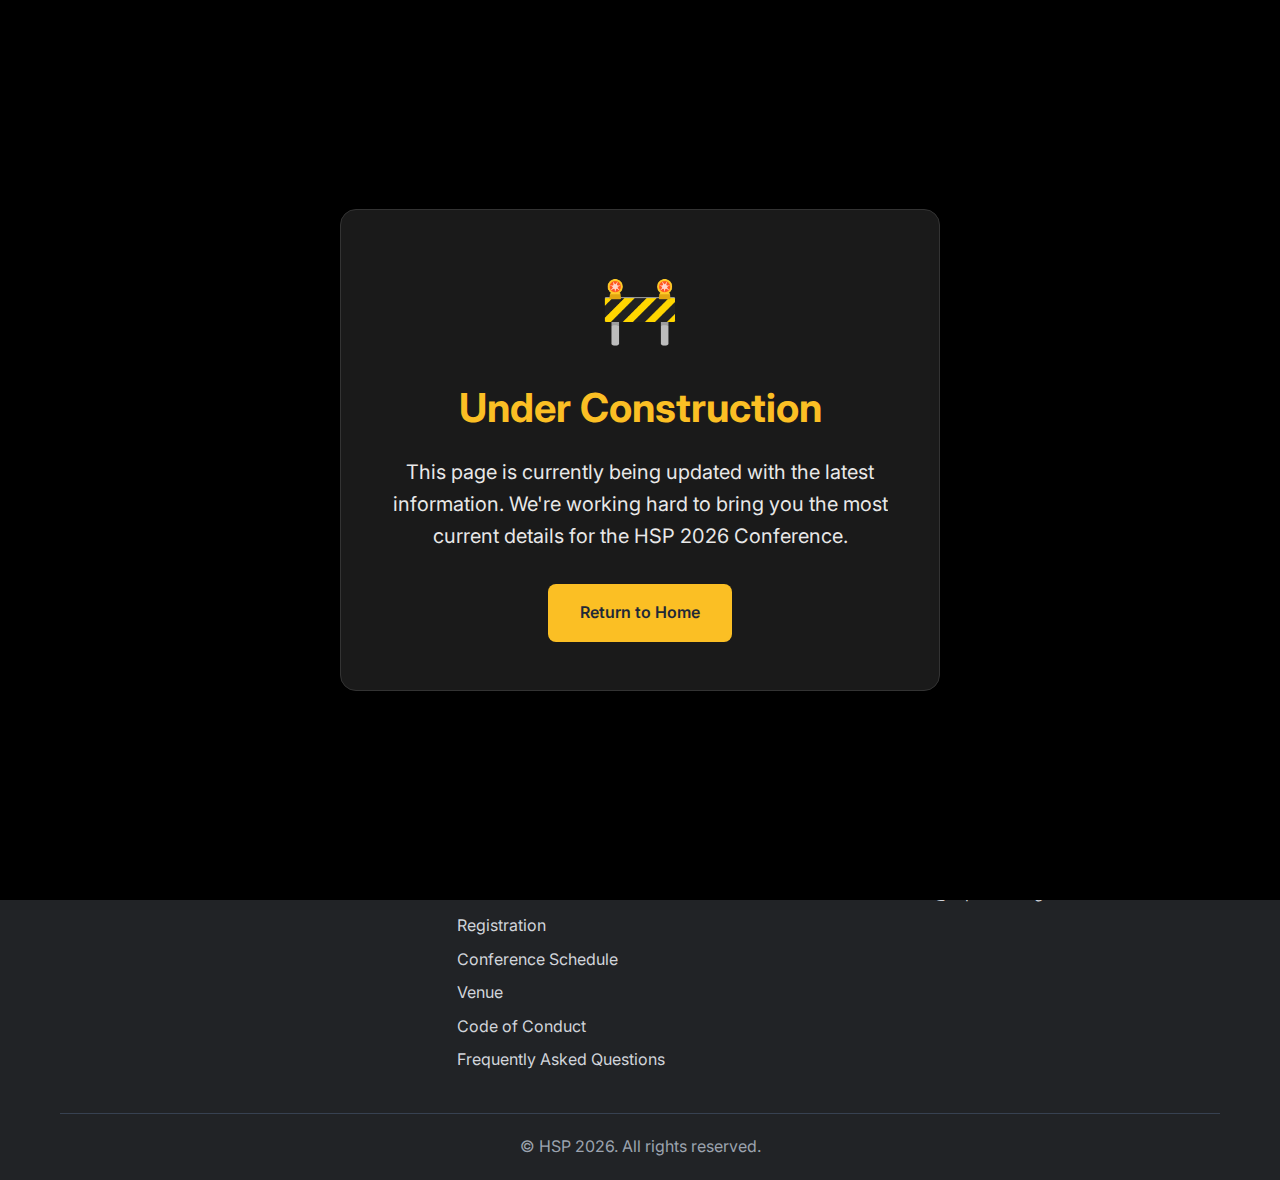
<file: registration.html>
<!DOCTYPE html>
<html lang="en">
<head>
    <meta charset="UTF-8">
    <meta name="viewport" content="width=device-width, initial-scale=1.0">
    <title>Registration - HSP 2026</title>
    <link rel="stylesheet" href="styles.css">
    <link rel="preconnect" href="https://fonts.googleapis.com">
    <link rel="preconnect" href="https://fonts.gstatic.com" crossorigin>
    <link href="https://fonts.googleapis.com/css2?family=Inter:wght@300;400;500;600;700&display=swap" rel="stylesheet">
    <style>
        .registration-hero {
            background: linear-gradient(135deg, #750014 0%, #8b959e 100%);
            padding: 120px 0 50px;
            text-align: center;
            color: white;
        }

        .registration-hero h1 {
            font-size: 3rem;
            font-weight: 700;
        }

        .registration-hero p {
            font-size: 1.25rem;
            opacity: 0.9;
            max-width: 600px;
            margin: 0 auto;
        }

        .registration-section {
            padding: 80px 0;
        }

        .registration-container {
            max-width: 800px;
            margin: 0 auto;
        }

        .reigstration-container ul {
            display: block;
            list-style-type: disc;
            margin-block-start: 1em;
            margin-block-end: 1em;
            padding-inline-start: 40px;
            unicode-bidi: isolate;
        }

        .contact-section {
            background: #f8fafc;
            padding: 60px 0;
            margin-top: 3rem;
        }

        .contact-grid {
            display: grid;
            grid-template-columns: repeat(auto-fit, minmax(250px, 1fr));
            gap: 2rem;
            margin-top: 2rem;
        }

        .contact-card {
            background: white;
            padding: 2rem;
            border-radius: 12px;
            text-align: center;
            box-shadow: 0 4px 6px rgba(0, 0, 0, 0.05);
            transition: all 0.3s ease;
        }

        .contact-card:hover {
            transform: translateY(-2px);
            box-shadow: 0 8px 25px rgba(0, 0, 0, 0.1);
        }

        .contact-icon {
            font-size: 2rem;
            margin-bottom: 1rem;
        }

        .contact-card h3 {
            font-size: 1.25rem;
            font-weight: 600;
            color: #1f2937;
            margin-bottom: 0.5rem;
        }

        .contact-card p {
            color: #6b7280;
            line-height: 1.6;
        }

        @media (max-width: 768px) {
            .registration-hero h1 {
                font-size: 2.5rem;
            }
        }
    </style>
</head>
<body>
    <nav class="navbar">
        <div class="nav-container">
            <div class="nav-logo">
                <a href="index.html">HSP 2026</a>
            </div>
            <ul class="nav-menu">
                <li class="nav-item">
                    <a href="index.html" class="nav-link">Home</a>
                </li>
                <li class="nav-item">
                    <a href="submissions.html" class="nav-link">Submissions</a>
                </li>
                <li class="nav-item">
                    <a href="registration.html" class="nav-link">Registration</a>
                </li>
                <li class="nav-item">
                    <a href="schedule.html" class="nav-link">Schedule</a>
                </li>
                <li class="nav-item">
                    <a href="venue.html" class="nav-link">Venue</a>
                </li>
                <li class="nav-item">
                    <a href="conduct.html" class="nav-link">Code of Conduct</a>
                </li>
                <li class="nav-item">
                    <a href="faq.html" class="nav-link">FAQ</a>
                </li>
            </ul>
            <div class="hamburger">
                <span class="bar"></span>
                <span class="bar"></span>
                <span class="bar"></span>
            </div>
        </div>
    </nav>

    <main>
        <section class="registration-hero">
            <div class="container">
                <h1>Registration</h1>
            </div>
        </section>
        <section class="registration-section">
            <div class="container">
                <div class="registration-container">
                    <h2>Conference registration</h2>
                    <br>
                    <p>Please register for the conference <a href="https://app.oxfordabstracts.com/register/event/75992?preview=false">here</a>.</p>
                    <br>
                    <p><b>Early registration (closes February 27, 2026)</b></p>
                    <ul style="padding-left: 20px;">
                        <li>Student Attendee: $145</li>
                        <li>Non-Student Attendee: $245</li>
                    </ul>
                    <br>
                    <p><b>Regular registration (closes March 28, 2026)</b></p>
                    <ul style="padding-left: 20px;">
                        <li>Student Attendee: $195</li>
                        <li>Non-Student Attendee: $295</li>
                    </ul>
                    <br>
                    <p><i>All conference attendees are required to register, regardless of whether they are presenting work. Payment is required at the time of registration.</i>
                    </p>
                </div>
            </div>
        </section>
    </main>


    <footer class="footer">
        <div class="container">
            <div class="footer-content">
                <div class="footer-section">
                    <h3>HSP 2026</h3>
                    <p class="footer-tagline">39th Annual Conference on Human Sentence Processing</p>
                </div>
                <div class="footer-section">
                    <h4>Quick Links</h4>
                    <ul>
                        <li><a href="submissions.html">Submissions</a></li>
                        <li><a href="registration.html">Registration</a></li>
                        <li><a href="schedule.html">Conference Schedule</a></li>
                        <li><a href="venue.html">Venue</a></li>
                        <li><a href="conduct.html">Code of Conduct</a></li>
                        <li><a href="faq.html">Frequently Asked Questions</a></li>
                    </ul>
                </div>
                <div class="footer-section">
                    <h4>Contact</h4>
                    <ul><li><a href="mailto:info@hsp2026.org">Email: info@hsp2026.org</a></li></ul>
                </div>
            </div>
            <div class="footer-bottom">
                <p>&copy; HSP 2026. All rights reserved.</p>
            </div>
        </div>
    </footer>

    <script src="config.js"></script>
    <script src="script.js"></script>
</body>
</html>
</file>
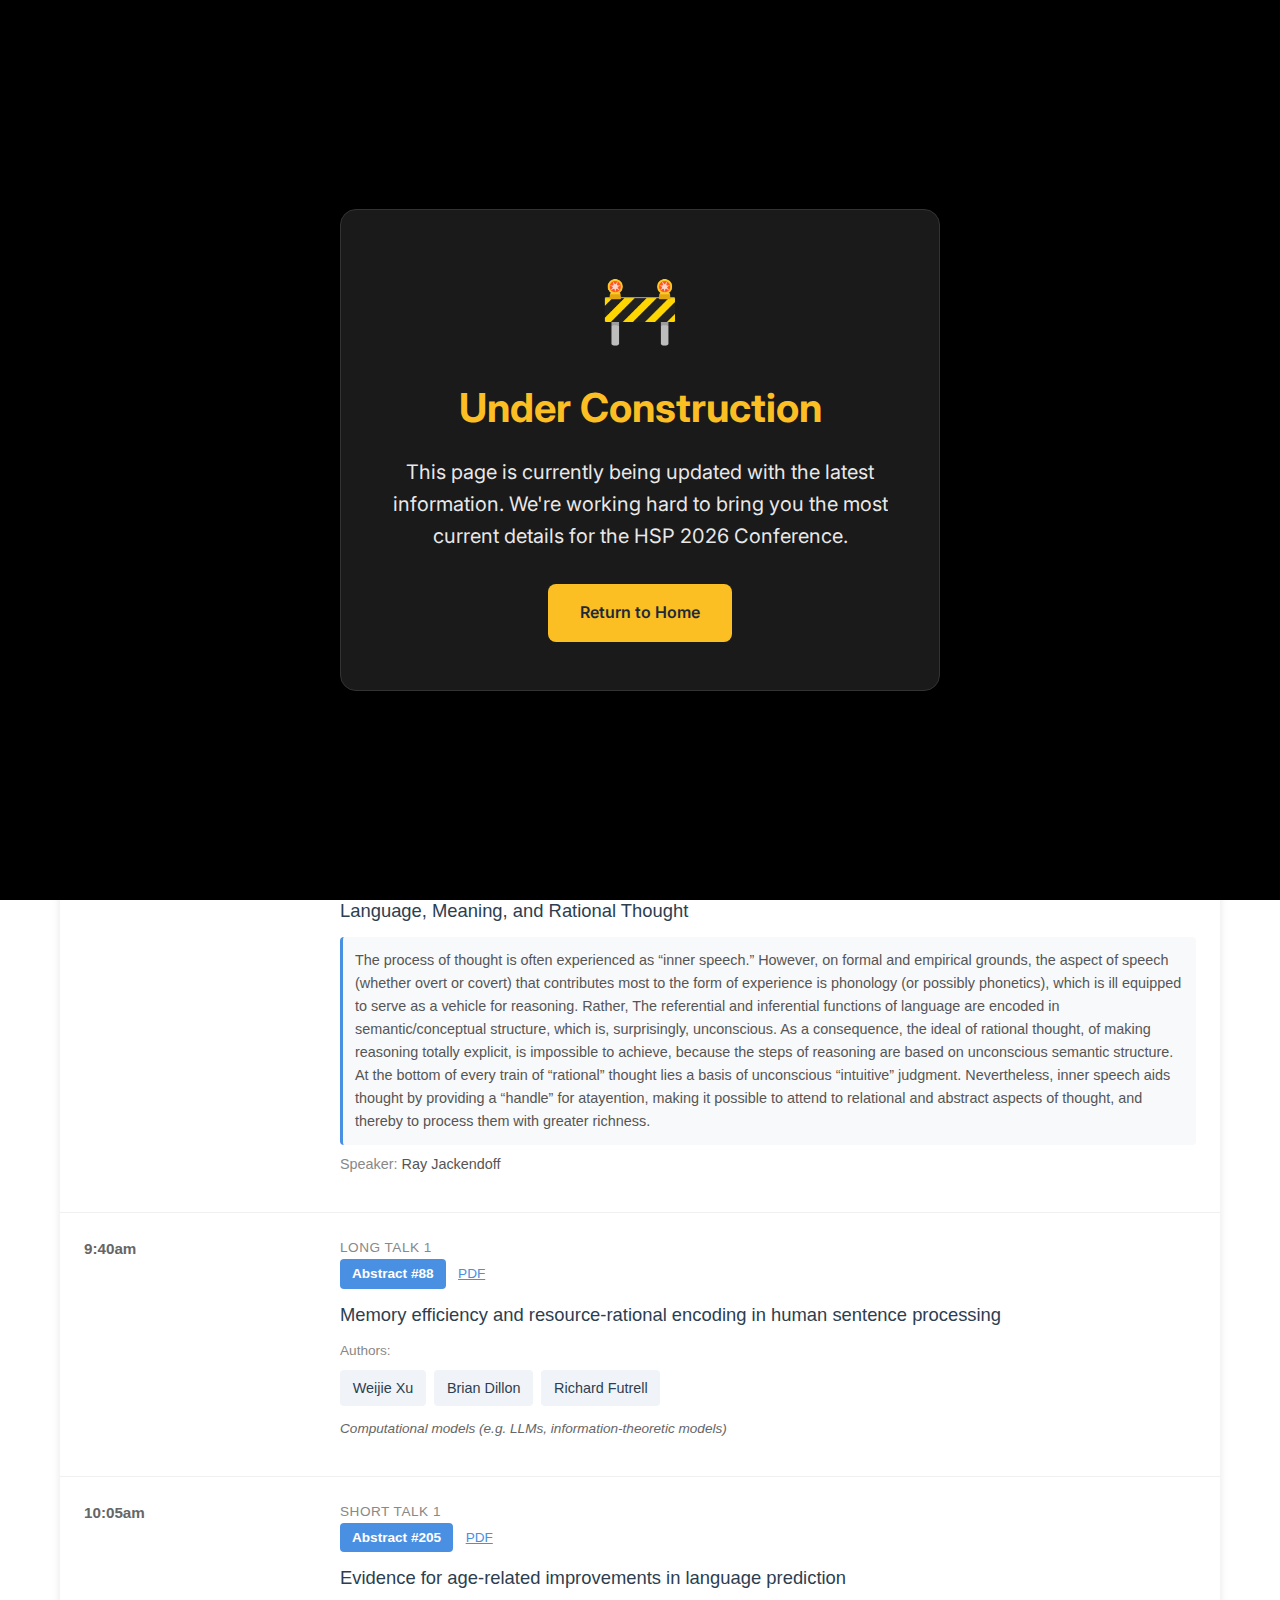
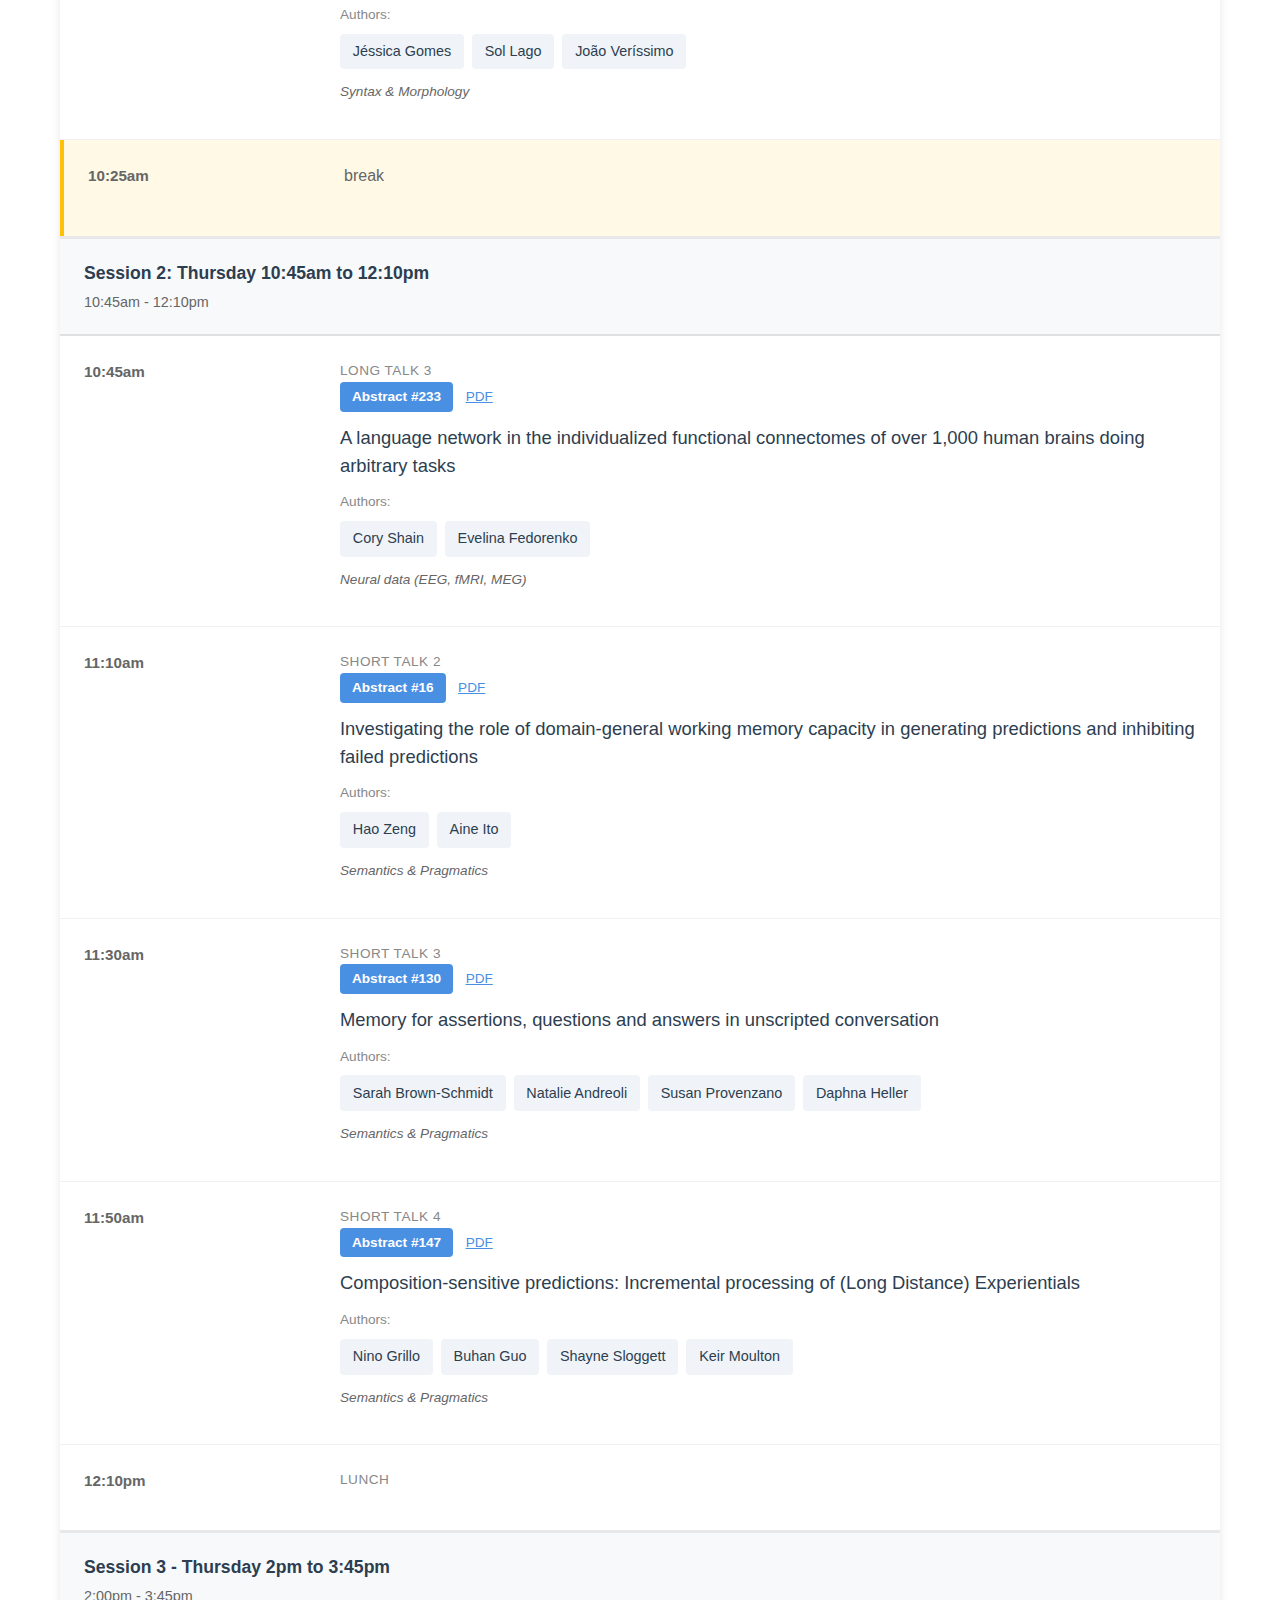
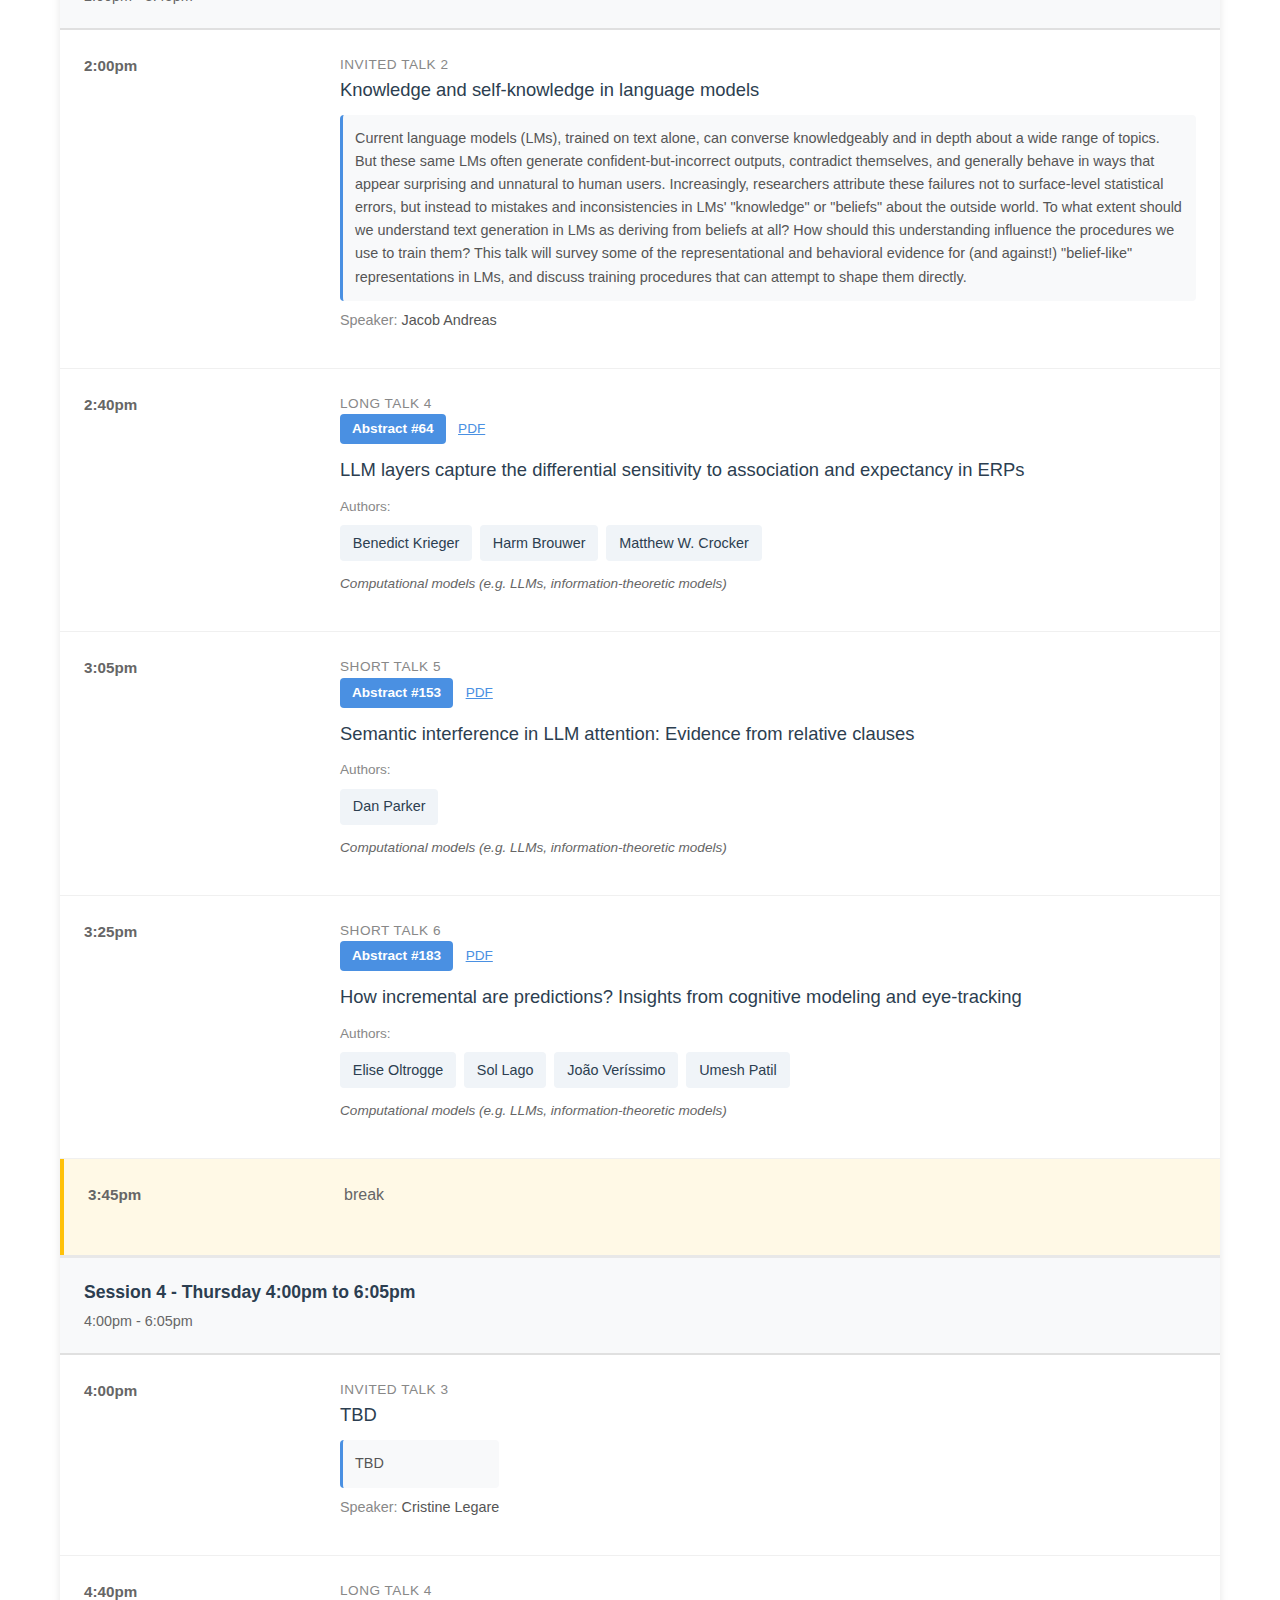
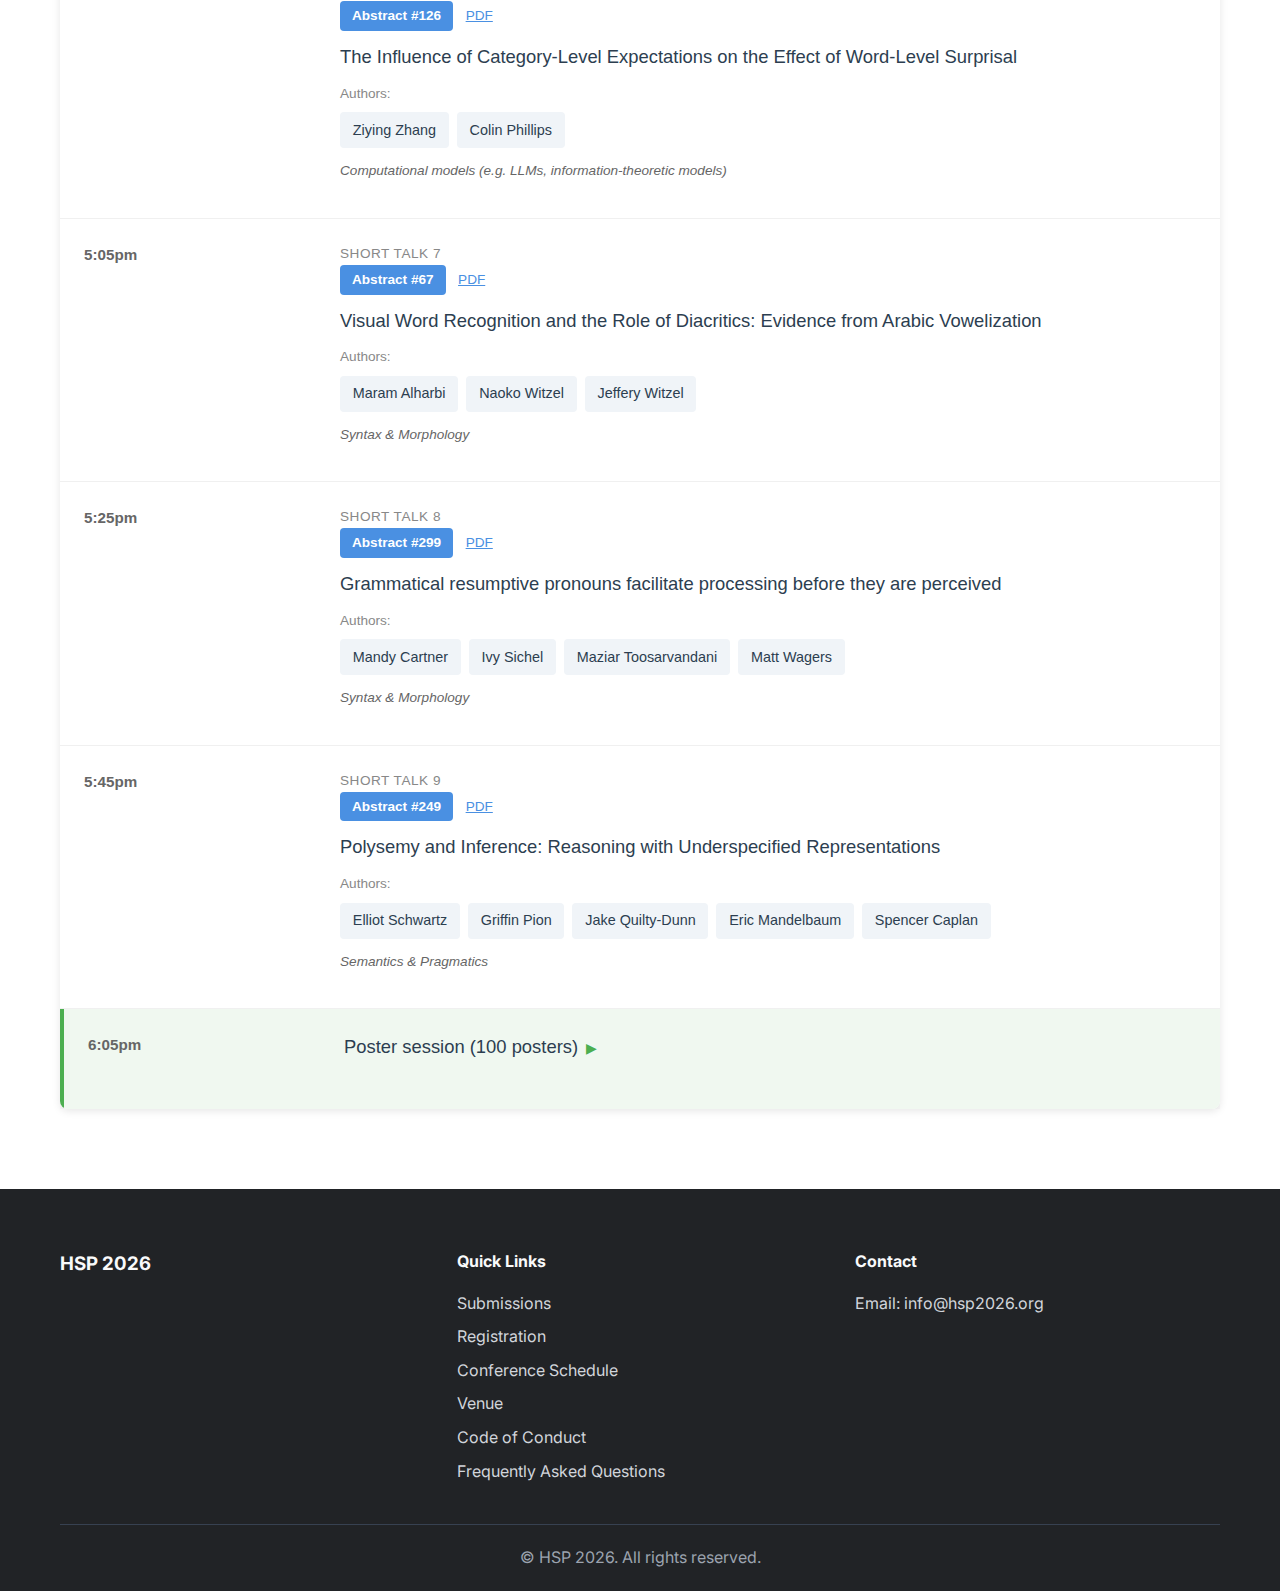
<file: schedule.html>
<!DOCTYPE html>
<html lang="en">
<head>
    <meta charset="UTF-8">
    <meta name="viewport" content="width=device-width, initial-scale=1.0">
    <title>Schedule - HSP 2026</title>
    <link rel="stylesheet" href="styles.css">
    <link rel="preconnect" href="https://fonts.googleapis.com">
    <link rel="preconnect" href="https://fonts.gstatic.com" crossorigin>
    <link href="https://fonts.googleapis.com/css2?family=Inter:wght@300;400;500;600;700&display=swap" rel="stylesheet">
    <style>
        .schedule-hero {
            background: linear-gradient(135deg, #750014 0%, #8b959e 100%);
            padding: 120px 0 50px;
            text-align: center;
            color: white;
        }

        .schedule-hero h1 {
            font-size: 3rem;
            font-weight: 700;
            color: white !important;
        }

        .schedule-hero p {
            font-size: 1.25rem;
            opacity: 0.9;
            max-width: 600px;
            margin: 0 auto;
        }

        .schedule-section {
            padding: 80px 0;
        }

        .day-tabs {
            display: flex;
            justify-content: center;
            margin-bottom: 3rem;
            gap: 1rem;
            flex-wrap: wrap;
        }

        .day-tab {
            padding: 1rem 2rem;
            background: white;
            border: 2px solid #e5e7eb;
            border-radius: 8px;
            cursor: pointer;
            font-weight: 600;
            color: #6b7280;
            transition: all 0.3s ease;
        }

        .day-tab.active {
            background: #7c3aed;
            color: white;
            border-color: #7c3aed;
        }

        .day-tab:hover {
            border-color: #7c3aed;
            color: #7c3aed;
        }

        .day-tab.active:hover {
            color: white;
        }

        .schedule-day {
            display: none;
        }

        .schedule-day.active {
            display: block;
        }

        .time-slot {
            background: white;
            border-radius: 12px;
            padding: 1.5rem;
            margin-bottom: 1.5rem;
            box-shadow: 0 4px 6px rgba(0, 0, 0, 0.05);
            border-left: 4px solid #7c3aed;
            transition: all 0.3s ease;
        }

        .time-slot:hover {
            transform: translateY(-2px);
            box-shadow: 0 8px 25px rgba(0, 0, 0, 0.1);
        }

        .time-slot.keynote {
            border-left-color: #dc2626;
            background: linear-gradient(135deg, #fef2f2 0%, #fecaca 100%);
        }

        .time-slot.workshop {
            border-left-color: #059669;
        }

        .time-slot.poster {
            border-left-color: #d97706;
        }

        .time-slot.break {
            border-left-color: #6b7280;
            background: #f9fafb;
        }

        .time-header {
            display: flex;
            justify-content: space-between;
            align-items: center;
            margin-bottom: 1rem;
        }

        .time {
            font-weight: 600;
            color: #374151;
            font-size: 1.125rem;
        }

        .session-type {
            padding: 0.25rem 0.75rem;
            border-radius: 4px;
            font-size: 0.875rem;
            font-weight: 500;
        }

        .type-keynote {
            background: #fef2f2;
            color: #dc2626;
        }

        .type-workshop {
            background: #f0fdf4;
            color: #059669;
        }

        .type-poster {
            background: #fffbeb;
            color: #d97706;
        }

        .type-break {
            background: #f3f4f6;
            color: #6b7280;
        }

        .session-title {
            font-size: 1.25rem;
            font-weight: 600;
            color: #1f2937;
            margin-bottom: 0.5rem;
        }

        .session-speaker {
            color: #6b7280;
            font-weight: 500;
            margin-bottom: 0.5rem;
        }

        .session-description {
            color: #6b7280;
            line-height: 1.6;
        }

        .session-location {
            margin-top: 1rem;
            font-size: 0.875rem;
            color: #9ca3af;
        }

        /* Styles for dynamically loaded schedule content */
        #schedule-content-container {
            width: 100%;
        }

        @media (max-width: 768px) {
            .schedule-hero h1 {
                font-size: 2.5rem;
            }

            .day-tabs {
                flex-direction: column;
                align-items: center;
            }

            .day-tab {
                width: 100%;
                max-width: 300px;
                text-align: center;
            }

            .time-header {
                flex-direction: column;
                align-items: flex-start;
                gap: 0.5rem;
            }
        }

        @media print {
            .navbar,
            .footer {
                display: none !important;
            }

            .schedule-hero {
                padding: 0.35rem 0 0.25rem !important;
                background: white !important;
                color: #1f2937 !important;
            }

            .schedule-hero h1 {
                color: #1f2937 !important;
                font-size: 13pt !important;
                font-weight: 600 !important;
            }

            .schedule-section {
                padding: 0 !important;
            }

            .schedule-section .container {
                max-width: none !important;
                padding: 0 0.15in !important;
            }
        }
    </style>
</head>
<body>
    <nav class="navbar">
        <div class="nav-container">
            <div class="nav-logo">
                <a href="index.html">HSP 2026</a>
            </div>
            <ul class="nav-menu">
                <li class="nav-item">
                    <a href="index.html" class="nav-link">Home</a>
                </li>
                <li class="nav-item">
                    <a href="submissions.html" class="nav-link">Submissions</a>
                </li>
                <li class="nav-item">
                    <a href="registration.html" class="nav-link">Registration</a>
                </li>
                <li class="nav-item">
                    <a href="schedule.html" class="nav-link">Schedule</a>
                </li>
                <li class="nav-item">
                    <a href="venue.html" class="nav-link">Venue</a>
                </li>
                <li class="nav-item">
                    <a href="conduct.html" class="nav-link">Code of Conduct</a>
                </li>
                <li class="nav-item">
                    <a href="faq.html" class="nav-link">FAQ</a>
                </li>
            </ul>
            <div class="hamburger">
                <span class="bar"></span>
                <span class="bar"></span>
                <span class="bar"></span>
            </div>
        </div>
    </nav>

    <main>
        <section class="schedule-hero">
            <div class="container">
                <h1>Conference Schedule</h1>
            </div>
        </section>

        <section class="schedule-section">
            <div class="container">
                <!-- Schedule content will be loaded dynamically from scheduleContents.html -->
                <div id="schedule-content-container">
                    <div class="loading" style="text-align: center; padding: 3rem; color: #666;">
                        Loading schedule...
                    </div>
                </div>
            </div>
        </section>
    </main>


    <footer class="footer">
        <div class="container">
            <div class="footer-content">
                <div class="footer-section">
                    <h3>HSP 2026</h3>
                    <p class="footer-tagline">39th Annual Conference on Human Sentence Processing</p>
                </div>
                <div class="footer-section">
                    <h4>Quick Links</h4>
                    <ul>
                        <li><a href="submissions.html">Submissions</a></li>
                        <li><a href="registration.html">Registration</a></li>
                        <li><a href="schedule.html">Conference Schedule</a></li>
                        <li><a href="venue.html">Venue</a></li>
                        <li><a href="conduct.html">Code of Conduct</a></li>
                        <li><a href="faq.html">Frequently Asked Questions</a></li>
                    </ul>
                </div>
                <div class="footer-section">
                    <h4>Contact</h4>
                    <ul><li><a href="mailto:info@hsp2026.org">Email: info@hsp2026.org</a></li></ul>
                </div>
            </div>
            <div class="footer-bottom">
                <p>&copy; HSP 2026. All rights reserved.</p>
            </div>
        </div>
    </footer>

    <script src="config.js"></script>
    <script src="script.js"></script>
    <script>
        // Load schedule content from scheduleContents.html
        async function loadScheduleContent() {
            const container = document.getElementById('schedule-content-container');
            
            try {
                // Fetch the scheduleContents.html file
                const response = await fetch('scheduleContents.html');
                if (!response.ok) {
                    throw new Error('Failed to load schedule contents');
                }
                
                const html = await response.text();
                
                // Use DOMParser to properly parse the HTML document
                const parser = new DOMParser();
                const doc = parser.parseFromString(html, 'text/html');
                
                // Extract and inject styles from scheduleContents.html
                const styleTag = doc.querySelector('style');
                if (styleTag) {
                    // Remove existing schedule-contents-styles if it exists
                    const existingStyle = document.getElementById('schedule-contents-styles');
                    if (existingStyle) {
                        existingStyle.remove();
                    }
                    
                    // Scope the styles to only apply within the schedule-content-container
                    // This prevents global styles from affecting the navbar and other page elements
                    let styleContent = styleTag.textContent;
                    
                    // Remove problematic body properties that would affect the entire page
                    // Remove padding, max-width, and margin from body rule
                    styleContent = styleContent.replace(
                        /body\s*\{([^}]*)\}/g,
                        (match, bodyStyles) => {
                            // Remove padding, max-width, and margin properties
                            let cleanedStyles = bodyStyles
                                .replace(/padding:\s*[^;]+;?/gi, '')
                                .replace(/max-width:\s*[^;]+;?/gi, '')
                                .replace(/margin:\s*[^;]+;?/gi, '')
                                .trim();
                            // Scope remaining body styles to the container
                            return `#schedule-content-container { ${cleanedStyles} }`;
                        }
                    );
                    
                    // Scope * selector to the container (the reset is fine, but scope it to avoid conflicts)
                    styleContent = styleContent.replace(/^\*\s*\{/gm, '#schedule-content-container * {');
                    
                    // Scope html selector if present
                    styleContent = styleContent.replace(/^html\s*\{/gm, '#schedule-content-container {');
                    
                    // Inject scoped styles into the head
                    const scopedStyle = document.createElement('style');
                    scopedStyle.id = 'schedule-contents-styles';
                    scopedStyle.textContent = styleContent;
                    document.head.appendChild(scopedStyle);
                }
                
                // Extract the body content
                const bodyContent = doc.querySelector('body');
                if (!bodyContent) {
                    throw new Error('No body content found in scheduleContents.html');
                }
                
                // Extract the header and schedule container
                const header = bodyContent.querySelector('header');
                const scheduleContainer = bodyContent.querySelector('#scheduleContainer');
                
                // Build the content to insert
                let contentToInsert = '';
                
                // Include the header (day selector and search) if it exists
                if (header) {
                    contentToInsert += header.outerHTML;
                }
                
                // Include the schedule container if it exists, otherwise include all body content
                if (scheduleContainer) {
                    contentToInsert += scheduleContainer.outerHTML;
                } else {
                    // Fallback: include all body content
                    contentToInsert = bodyContent.innerHTML;
                }
                
                container.innerHTML = contentToInsert;
                
                // Extract and execute scripts from scheduleContents.html
                const scripts = doc.querySelectorAll('script');
                scripts.forEach(oldScript => {
                    const newScript = document.createElement('script');
                    // Copy script content
                    if (oldScript.src) {
                        newScript.src = oldScript.src;
                    } else {
                        newScript.textContent = oldScript.textContent;
                    }
                    // Execute the script
                    document.body.appendChild(newScript);
                });
                
            } catch (error) {
                console.error('Error loading schedule content:', error);
                container.innerHTML = `
                    <div class="error" style="background: #fee; color: #c33; padding: 1rem; border-radius: 6px; margin: 1rem 0;">
                        Error loading schedule: ${error.message}
                    </div>
                `;
            }
        }
        
        // Load schedule content when page loads
        document.addEventListener('DOMContentLoaded', loadScheduleContent);
    </script>
</body>
</html>
</file>
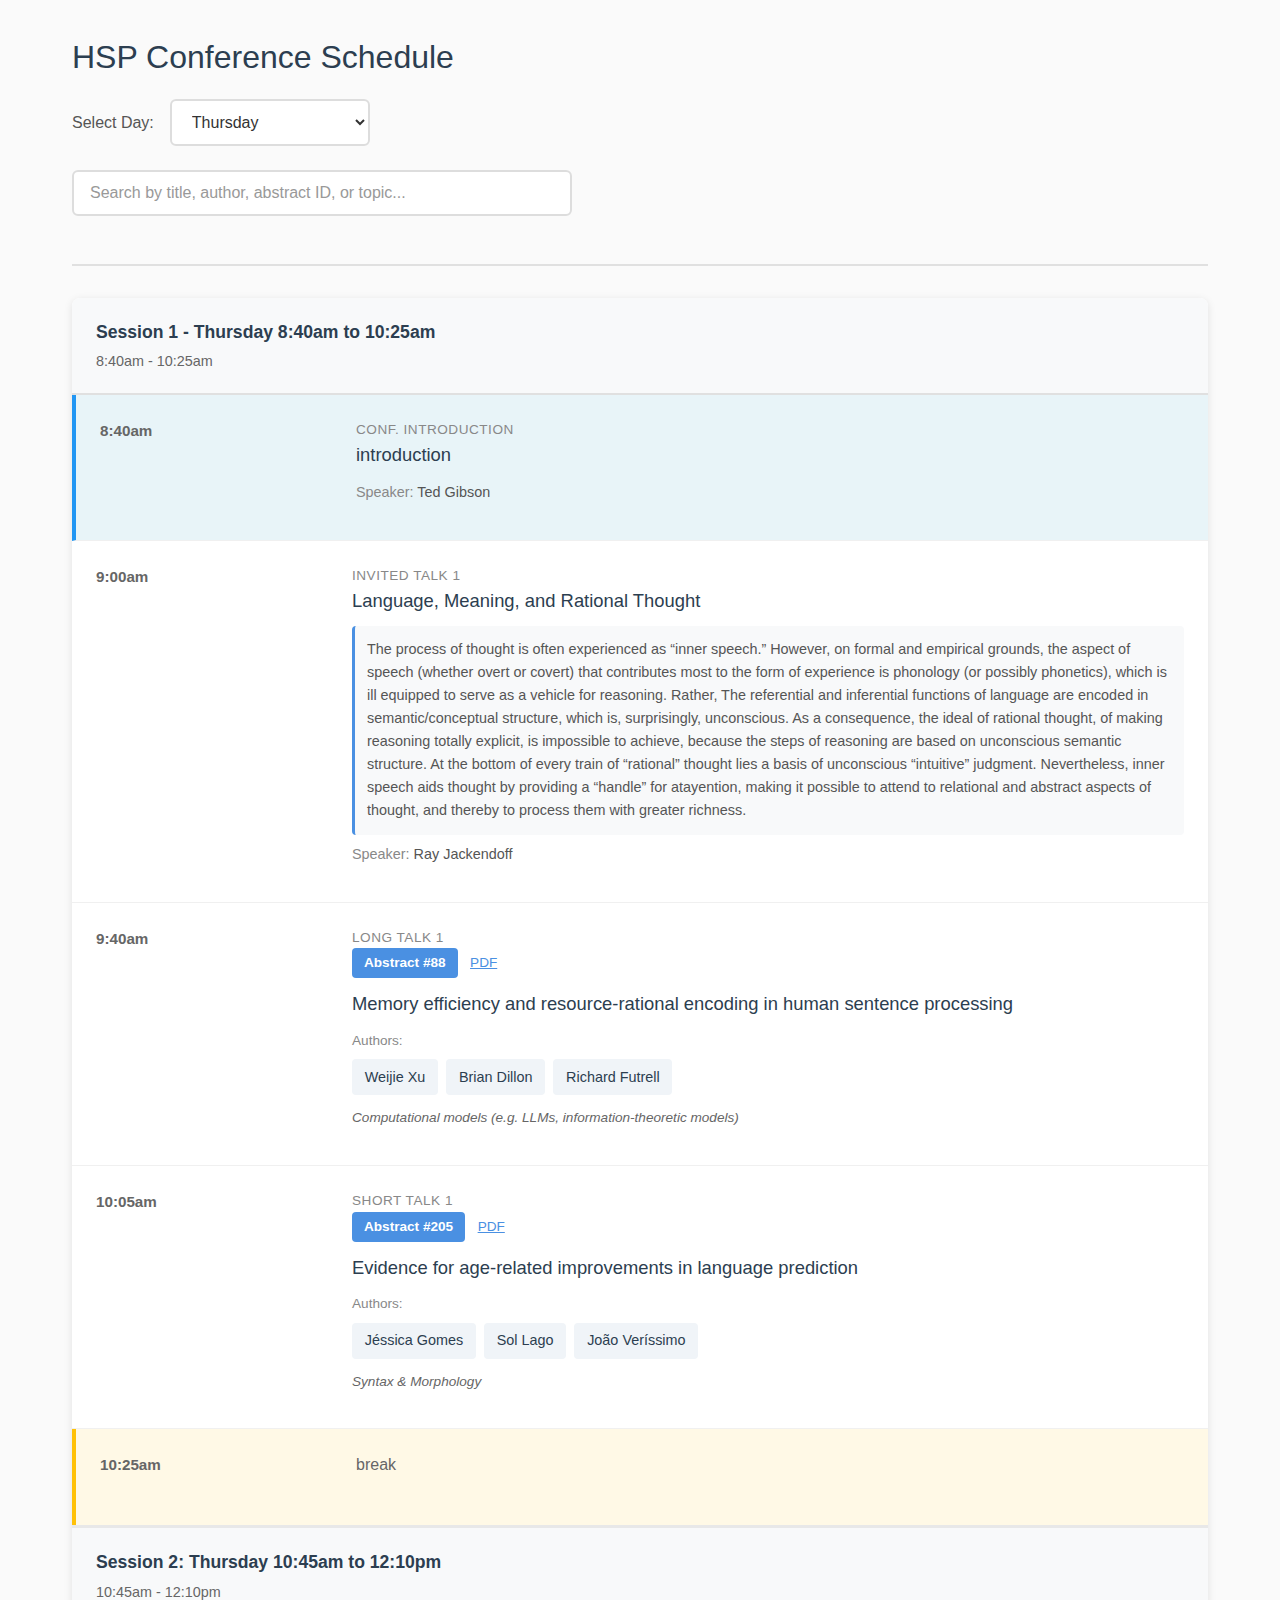
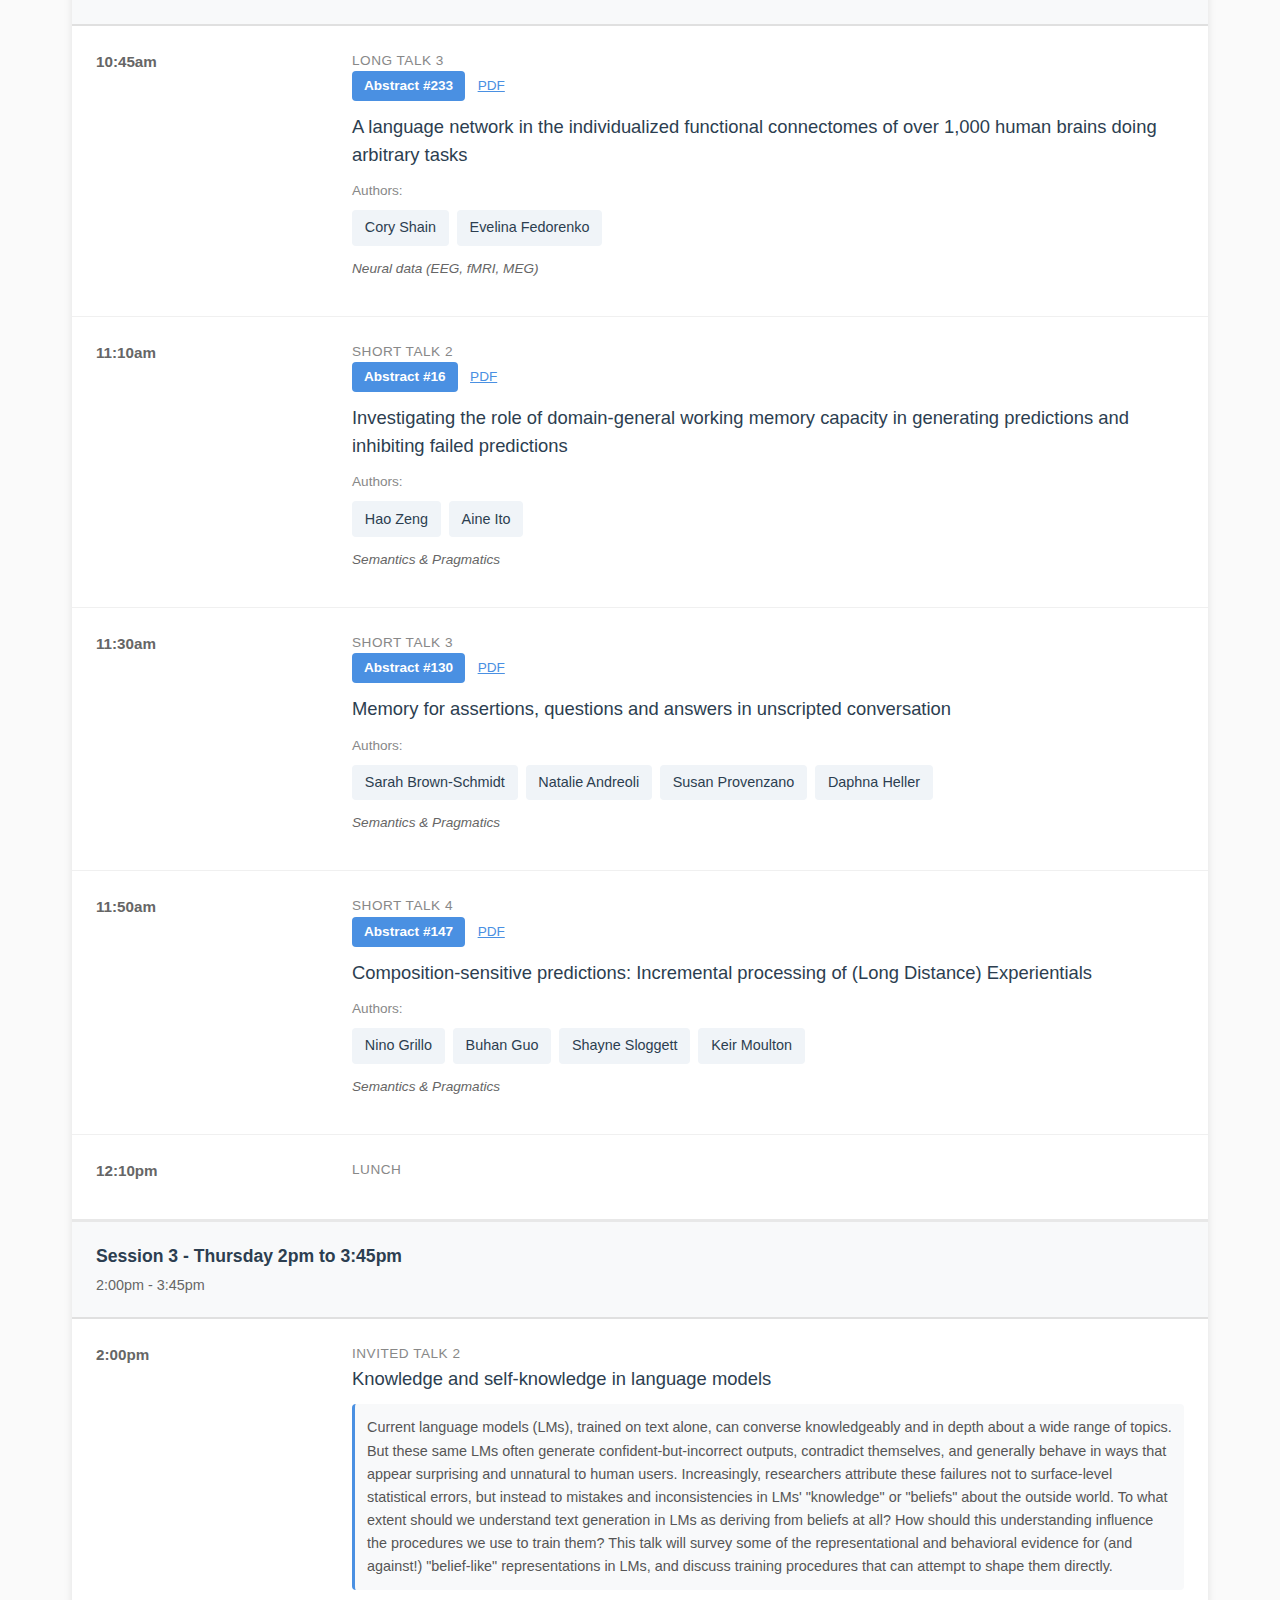
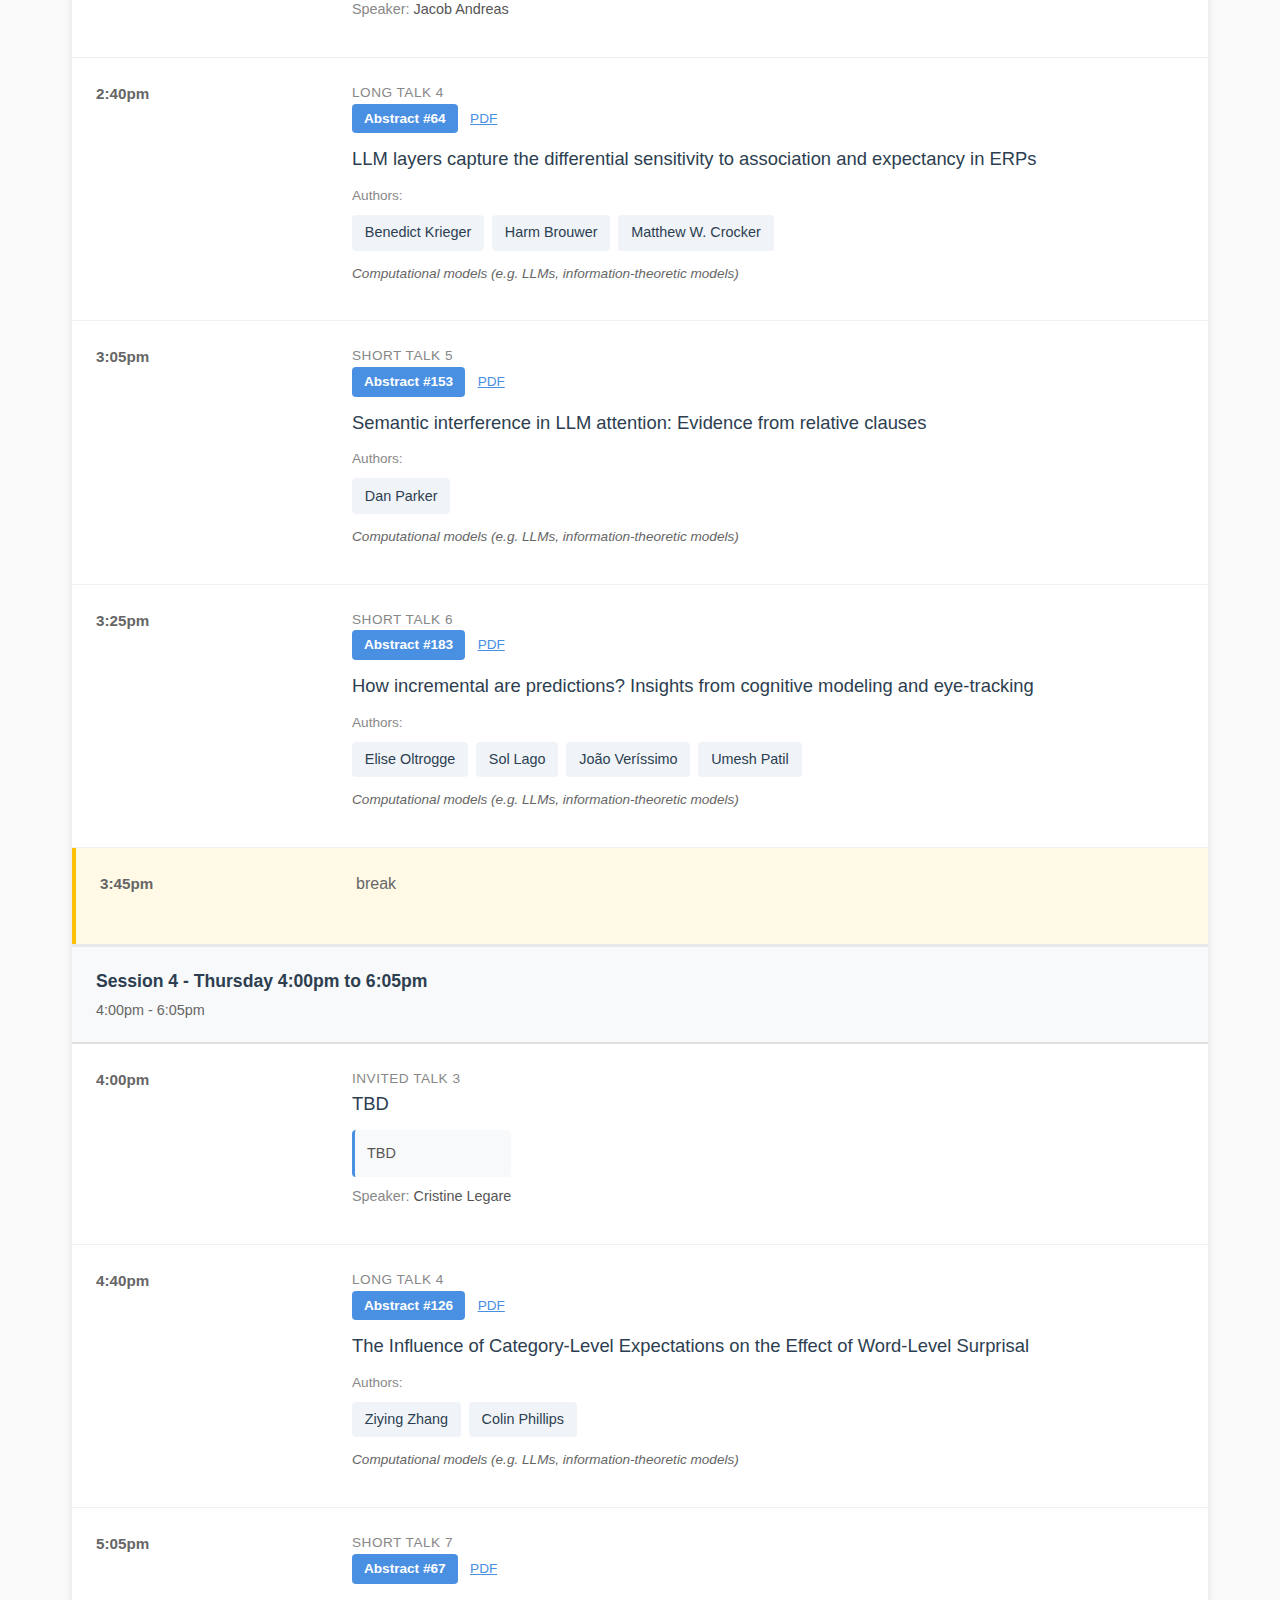
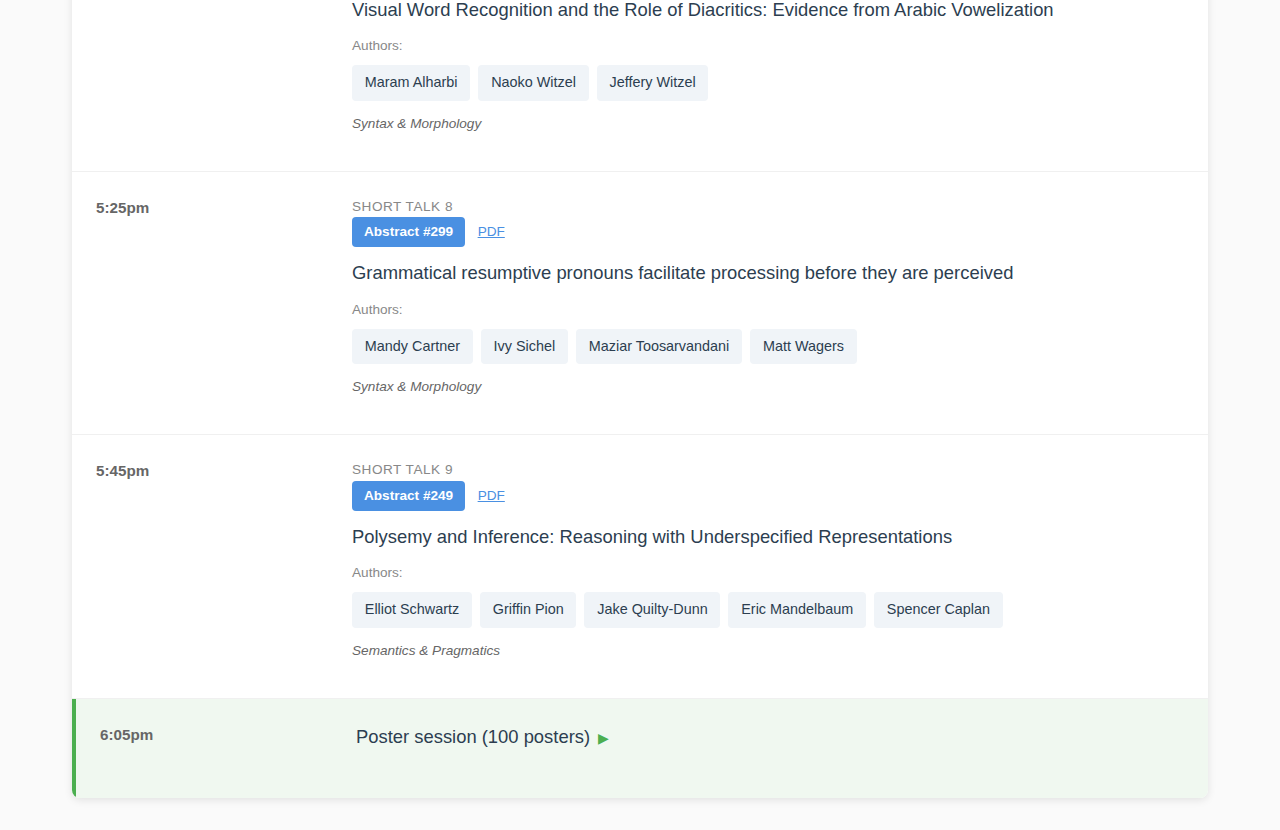
<file: scheduleContents.html>
<!DOCTYPE html>
<html lang="en">
<head>
    <meta charset="UTF-8">
    <meta name="viewport" content="width=device-width, initial-scale=1.0">
    <title>HSP Conference Schedule</title>
    <style>
        * {
            margin: 0;
            padding: 0;
            box-sizing: border-box;
        }

        body {
            font-family: -apple-system, BlinkMacSystemFont, 'Segoe UI', Roboto, 'Helvetica Neue', Arial, sans-serif;
            line-height: 1.6;
            color: #333;
            background: #fafafa;
            padding: 2rem;
            max-width: 1200px;
            margin: 0 auto;
        }

        header {
            margin-bottom: 2rem;
            padding-bottom: 1.5rem;
            border-bottom: 2px solid #e0e0e0;
        }

        h1 {
            font-size: 2rem;
            font-weight: 300;
            color: #2c3e50;
            margin-bottom: 1rem;
        }

        .day-selector {
            display: flex;
            align-items: center;
            gap: 1rem;
        }

        .day-selector label {
            font-weight: 500;
            color: #555;
        }

        select {
            padding: 0.75rem 1rem;
            font-size: 1rem;
            border: 2px solid #ddd;
            border-radius: 6px;
            background: white;
            color: #333;
            cursor: pointer;
            transition: border-color 0.2s;
            min-width: 200px;
        }

        select:hover {
            border-color: #999;
        }

        select:focus {
            outline: none;
            border-color: #4a90e2;
        }

        .schedule-container {
            background: white;
            border-radius: 8px;
            box-shadow: 0 2px 8px rgba(0,0,0,0.1);
            overflow: hidden;
        }

        .session {
            border-bottom: 3px solid #e8e8e8;
        }

        .session:last-child {
            border-bottom: none;
        }

        .session-header {
            background: #f8f9fa;
            padding: 1.25rem 1.5rem;
            border-bottom: 2px solid #e0e0e0;
        }

        .session-title {
            font-size: 1.1rem;
            font-weight: 600;
            color: #2c3e50;
            margin-bottom: 0.25rem;
        }

        .session-time {
            font-size: 0.9rem;
            color: #666;
        }

        .events-list {
            padding: 0;
        }

        .event {
            padding: 1.5rem;
            border-bottom: 1px solid #f0f0f0;
            transition: background-color 0.2s;
        }

        .event:hover {
            background-color: #fafafa;
        }

        .event:last-child {
            border-bottom: none;
        }

        .pre-events {
            border-bottom: 3px solid #e8e8e8;
        }

        .event.break {
            background: #fff9e6;
            border-left: 4px solid #ffc107;
        }

        .event.introduction {
            background: #e8f4f8;
            border-left: 4px solid #2196f3;
        }

        .event.poster {
            background: #f0f8f0;
            border-left: 4px solid #4caf50;
            cursor: pointer;
        }

        .event.poster:hover {
            background: #e8f5e8;
        }

        .poster-list {
            margin-top: 1rem;
            padding-top: 1rem;
            border-top: 1px solid #ddd;
            display: none;
        }

        .event.poster.expanded .poster-list {
            display: block;
        }

        .poster-item {
            padding: 0.75rem;
            margin-bottom: 0.75rem;
            background: white;
            border-radius: 4px;
            border-left: 3px solid #4caf50;
        }

        .poster-item.hidden {
            display: none;
        }

        .poster-item .abstract-id {
            margin-bottom: 0.5rem;
            display: inline-block;
        }

        .poster-item:last-child {
            margin-bottom: 0;
        }

        .poster-title {
            font-weight: 500;
            color: #2c3e50;
            margin-bottom: 0.5rem;
            font-size: 0.95rem;
        }

        .poster-authors {
            font-size: 0.85rem;
            color: #666;
        }

        .poster-authors-label {
            font-weight: 500;
            color: #888;
            margin-right: 0.5rem;
        }

        .poster-count {
            display: inline-block;
            margin-left: 0.75rem;
            font-size: 0.85rem;
            color: #666;
            font-weight: 500;
        }

        .expand-icon {
            display: inline-block;
            margin-left: 0.5rem;
            transition: transform 0.2s;
            font-size: 0.9rem;
            color: #4caf50;
        }

        .event.poster.expanded .expand-icon {
            transform: rotate(90deg);
        }

        .event-header {
            display: flex;
            align-items: flex-start;
            gap: 1rem;
            margin-bottom: 0.75rem;
        }

        .event-time {
            font-size: 0.95rem;
            font-weight: 600;
            color: #666;
            min-width: 150px;
            flex-shrink: 0;
        }

        .event-type {
            font-size: 0.85rem;
            color: #888;
            text-transform: uppercase;
            letter-spacing: 0.5px;
            font-weight: 500;
        }

        .event-content {
            margin-left: 90px;
        }

        .abstract-id {
            display: inline-block;
            background: #4a90e2;
            color: white;
            padding: 0.25rem 0.75rem;
            border-radius: 4px;
            font-size: 0.85rem;
            font-weight: 600;
            margin-bottom: 0.75rem;
        }

        .abstract-pdf-link {
            font-size: 0.85rem;
            margin-left: 0.5rem;
            color: #4a90e2;
        }

        .abstract-pdf-link:hover {
            text-decoration: underline;
        }

        .event-title {
            font-size: 1.15rem;
            font-weight: 500;
            color: #2c3e50;
            margin-bottom: 0.75rem;
            line-height: 1.5;
        }

        .event.break .event-title {
            font-size: 1rem;
            color: #666;
            font-weight: 500;
        }

        .authors {
            margin-top: 0.75rem;
        }

        .authors-label {
            font-size: 0.85rem;
            color: #888;
            margin-bottom: 0.5rem;
            font-weight: 500;
        }

        .author-list {
            display: flex;
            flex-wrap: wrap;
            gap: 0.5rem;
        }

        .author {
            display: inline-block;
            padding: 0.4rem 0.8rem;
            background: #f0f4f8;
            border-radius: 4px;
            font-size: 0.9rem;
            color: #2c3e50;
        }

        .author-name {
            font-weight: 500;
        }

        .topic {
            margin-top: 0.75rem;
            font-size: 0.85rem;
            color: #666;
            font-style: italic;
        }

        .speaker {
            margin-top: 0.5rem;
            font-size: 0.9rem;
            color: #555;
        }

        .speaker-label {
            font-weight: 500;
            color: #888;
        }

        .location {
            margin-top: 0.5rem;
            font-size: 0.85rem;
            color: #777;
        }

        .location-label {
            font-weight: 500;
            color: #888;
        }

        .abstract-text {
            margin-top: 0.75rem;
            font-size: 0.9rem;
            color: #555;
            line-height: 1.6;
            padding: 0.75rem;
            background: #f8f9fa;
            border-radius: 4px;
            border-left: 3px solid #4a90e2;
        }

        .loading {
            text-align: center;
            padding: 3rem;
            color: #666;
        }

        .error {
            background: #fee;
            color: #c33;
            padding: 1rem;
            border-radius: 6px;
            margin: 1rem 0;
        }

        .search-container {
            margin-top: 1.5rem;
            margin-bottom: 1.5rem;
        }

        .search-bar {
            width: 100%;
            max-width: 500px;
            padding: 0.75rem 1rem;
            font-size: 1rem;
            border: 2px solid #ddd;
            border-radius: 6px;
            background: white;
            transition: border-color 0.2s;
        }

        .search-bar:focus {
            outline: none;
            border-color: #4a90e2;
        }

        .search-bar::placeholder {
            color: #999;
        }

        .event.hidden {
            display: none;
        }

        .session.hidden {
            display: none;
        }

        @media (max-width: 768px) {
            body {
                padding: 1rem;
            }

            h1 {
                font-size: 1.5rem;
            }

            .event-header {
                flex-direction: column;
                gap: 0.5rem;
            }

            .event-content {
                margin-left: 0;
            }

            .event-time {
                min-width: auto;
            }

            .search-bar {
                max-width: 100%;
            }
        }
    </style>
</head>
<body>
    <header>
        <h1>HSP Conference Schedule</h1>
        <div class="day-selector">
            <label for="daySelect">Select Day:</label>
            <select id="daySelect">
                <option value="">Loading...</option>
            </select>
        </div>
        <div class="search-container">
            <input type="text" id="searchBar" class="search-bar" placeholder="Search by title, author, abstract ID, or topic...">
        </div>
    </header>

    <div id="scheduleContainer" class="schedule-container">
        <div class="loading">Loading schedule...</div>
    </div>

    <script>
        let scheduleData = null;
        const daySelect = document.getElementById('daySelect');
        const scheduleContainer = document.getElementById('scheduleContainer');
        const searchBar = document.getElementById('searchBar');

        // Load schedule data
        fetch('schedule.json')
            .then(response => {
                if (!response.ok) {
                    throw new Error('Failed to load schedule.json');
                }
                return response.json();
            })
            .then(data => {
                scheduleData = data;
                populateDaySelector();
                displayDay('thursday'); // Default to Thursday
            })
            .catch(error => {
                scheduleContainer.innerHTML = `<div class="error">Error loading schedule: ${error.message}</div>`;
                console.error('Error:', error);
            });

        function populateDaySelector() {
            const days = Object.keys(scheduleData.days);
            daySelect.innerHTML = '';
            
            days.forEach(day => {
                const option = document.createElement('option');
                option.value = day;
                option.textContent = capitalizeDay(day);
                daySelect.appendChild(option);
            });

            daySelect.addEventListener('change', (e) => {
                displayDay(e.target.value);
            });

            // Add search functionality
            searchBar.addEventListener('input', (e) => {
                filterSchedule(e.target.value);
            });
        }

        function capitalizeDay(day) {
            return day.charAt(0).toUpperCase() + day.slice(1);
        }

        function displayDay(dayKey) {
            if (!scheduleData || !scheduleData.days[dayKey]) {
                scheduleContainer.innerHTML = '<div class="error">Day not found</div>';
                return;
            }

            const day = scheduleData.days[dayKey];
            let html = '';

            // Render pre-session events (e.g. registration) outside any session block
            if (day.pre_events && day.pre_events.length > 0) {
                html += '<div class="pre-events">';
                day.pre_events.forEach(event => {
                    html += renderEvent(event);
                });
                html += '</div>';
            }

            // Group events by session
            let currentSession = null;
            day.sessions.forEach(session => {
                if (session.events.length === 0) return;

                // Session header
                if (currentSession !== session.session_title) {
                    if (currentSession !== null) {
                        html += '</div></div>'; // Close previous session
                    }
                    html += `
                        <div class="session" data-session-title="${escapeHtml(session.session_title)}">
                            <div class="session-header">
                                <div class="session-title">${session.session_title}</div>
                                ${session.start_time && session.end_time ? 
                                    `<div class="session-time">${formatTime(session.start_time)} - ${formatTime(session.end_time)}</div>` : 
                                    ''}
                            </div>
                            <div class="events-list">
                    `;
                    currentSession = session.session_title;
                }

                // Events in this session
                session.events.forEach(event => {
                    html += renderEvent(event);
                });
            });

            if (currentSession !== null) {
                html += '</div></div>'; // Close last session
            }

            scheduleContainer.innerHTML = html;
            
            // Add click handlers for poster sessions
            document.querySelectorAll('.event.poster').forEach(posterEvent => {
                posterEvent.addEventListener('click', function() {
                    this.classList.toggle('expanded');
                });
            });

            // Apply current search filter if any
            if (searchBar.value) {
                filterSchedule(searchBar.value);
            }
        }

        function filterSchedule(searchTerm) {
            if (!searchTerm || searchTerm.trim() === '') {
                // Show all events, sessions, and posters
                document.querySelectorAll('.event').forEach(event => {
                    event.classList.remove('hidden');
                });
                document.querySelectorAll('.session').forEach(session => {
                    session.classList.remove('hidden');
                });
                document.querySelectorAll('.poster-item').forEach(poster => {
                    poster.classList.remove('hidden');
                });
                return;
            }

            const searchLower = searchTerm.toLowerCase().trim();

            // Filter regular events
            document.querySelectorAll('.event').forEach(eventEl => {
                const isPosterSession = eventEl.classList.contains('poster');
                
                if (isPosterSession) {
                    // For poster sessions, filter individual posters
                    // Auto-expand poster session to show filtered results
                    eventEl.classList.add('expanded');
                    filterPostersInSession(eventEl, searchLower);
                    // Show the poster session if it has any visible posters
                    const hasVisiblePosters = eventEl.querySelector('.poster-item:not(.hidden)');
                    if (hasVisiblePosters) {
                        eventEl.classList.remove('hidden');
                    } else {
                        eventEl.classList.add('hidden');
                    }
                } else {
                    // For regular events, filter the event itself
                    const eventText = getEventSearchText(eventEl, false); // Don't include poster content
                    const matches = eventText.toLowerCase().includes(searchLower);
                    
                    if (matches) {
                        eventEl.classList.remove('hidden');
                    } else {
                        eventEl.classList.add('hidden');
                    }
                }
            });

            // Hide sessions with no visible events
            document.querySelectorAll('.session').forEach(session => {
                const eventsList = session.querySelector('.events-list');
                if (eventsList) {
                    const hasVisibleEvents = eventsList.querySelector('.event:not(.hidden)');
                    if (hasVisibleEvents) {
                        session.classList.remove('hidden');
                    } else {
                        session.classList.add('hidden');
                    }
                }
            });
        }

        function filterPostersInSession(posterSessionEl, searchLower) {
            const posterItems = posterSessionEl.querySelectorAll('.poster-item');
            
            posterItems.forEach(posterItem => {
                const posterText = getPosterSearchText(posterItem);
                const matches = posterText.toLowerCase().includes(searchLower);
                
                if (matches) {
                    posterItem.classList.remove('hidden');
                } else {
                    posterItem.classList.add('hidden');
                }
            });
        }

        function getPosterSearchText(posterElement) {
            let text = '';
            
            // Get abstract ID
            const abstractId = posterElement.querySelector('.abstract-id');
            if (abstractId) {
                text += abstractId.textContent + ' ';
            }
            
            // Get title
            const title = posterElement.querySelector('.poster-title');
            if (title) {
                text += title.textContent + ' ';
            }
            
            // Get authors
            const authors = posterElement.querySelector('.poster-authors');
            if (authors) {
                text += authors.textContent + ' ';
            }
            
            return text;
        }

        function getEventSearchText(eventElement, includePosters = true) {
            // Collect all searchable text from the event
            let text = '';
            
            // Get abstract ID
            const abstractId = eventElement.querySelector('.abstract-id');
            if (abstractId) {
                text += abstractId.textContent + ' ';
            }
            
            // Get title
            const title = eventElement.querySelector('.event-title');
            if (title) {
                text += title.textContent + ' ';
            }
            
            // Get speaker (for invited talks / introduction)
            const speaker = eventElement.querySelector('.speaker');
            if (speaker) {
                text += speaker.textContent + ' ';
            }

            // Get authors
            const authors = eventElement.querySelectorAll('.author-name');
            authors.forEach(author => {
                text += author.textContent + ' ';
            });
            
            // Get topic
            const topic = eventElement.querySelector('.topic');
            if (topic) {
                text += topic.textContent + ' ';
            }
            
            // Get abstract
            const abstract = eventElement.querySelector('.abstract-text');
            if (abstract) {
                text += abstract.textContent + ' ';
            }
            
            // Only include poster content if requested (for non-poster events that might reference posters)
            if (includePosters) {
                const posterTitles = eventElement.querySelectorAll('.poster-title');
                posterTitles.forEach(posterTitle => {
                    text += posterTitle.textContent + ' ';
                });
                
                const posterAuthors = eventElement.querySelectorAll('.poster-authors');
                posterAuthors.forEach(posterAuthor => {
                    text += posterAuthor.textContent + ' ';
                });
            }
            
            return text;
        }

        function renderEvent(event) {
            const isBreak = event.type && event.type.toLowerCase().includes('break');
            const isIntroduction = event.type && event.type.toLowerCase().includes('introduction');
            const isPoster = event.type && event.type.toLowerCase().includes('poster');
            const isInvitedTalk = event.type && event.type.toLowerCase().includes('invited');
            const eventClass = isBreak ? 'break' : (isIntroduction ? 'introduction' : (isPoster ? 'poster' : ''));
            
            // Use these variables in the function scope
            const shouldShowType = !isBreak && !isPoster;
            const shouldShowTopic = !isBreak && !isPoster;
            // Show speaker only for Conf. Introduction and Invited Talks (they don't list authors separately)
            const shouldShowSpeaker = isIntroduction || isInvitedTalk;
            
            // Store isPoster for use in poster list rendering
            const hasPosters = isPoster && event.posters && event.posters.length > 0;

            let html = `<div class="event ${eventClass}">`;
            html += '<div class="event-header">';
            
            if (event.time) {
                const timeDisplay = event.end_time
                    ? `${formatTime(event.time)} – ${formatTime(event.end_time)}`
                    : formatTime(event.time);
                html += `<div class="event-time">${timeDisplay}</div>`;
            }
            
            html += '<div class="event-content">';
            
            if (event.type && shouldShowType) {
                html += `<div class="event-type">${event.type}</div>`;
            }

            if (event.abstract_id) {
                html += `<span class="abstract-id">Abstract #${event.abstract_id}</span> <a href="abstracts/submission_${parseInt(event.abstract_id, 10)}.pdf" class="abstract-pdf-link" target="_blank" rel="noopener">PDF</a>`;
            }

            if (event.title) {
                html += `<div class="event-title">${escapeHtml(event.title)}</div>`;
            } else if (isBreak) {
                html += `<div class="event-title">${escapeHtml(event.type)}</div>`;
            } else if (isPoster) {
                const posterCount = event.posters ? ` (${event.posters.length} posters)` : '';
                html += `<div class="event-title">${escapeHtml(event.type)}${posterCount}<span class="expand-icon">▶</span></div>`;
            }

            // Add abstract for invited talks if available
            if (event.abstract && !isBreak && !isPoster) {
                html += `<div class="abstract-text">${escapeHtml(event.abstract)}</div>`;
            }

            if (event.speaker && shouldShowSpeaker) {
                html += `<div class="speaker"><span class="speaker-label">Speaker:</span> ${escapeHtml(event.speaker)}</div>`;
            }

            if (event.authors && event.authors.length > 0) {
                html += '<div class="authors">';
                html += '<div class="authors-label">Authors:</div>';
                html += '<div class="author-list">';
                event.authors.forEach(author => {
                    const authorName = `${author.first_name} ${author.last_name}`;
                    html += `<span class="author"><span class="author-name">${escapeHtml(authorName)}</span></span>`;
                });
                html += '</div></div>';
            }

            if (event.topic && shouldShowTopic) {
                html += `<div class="topic">${escapeHtml(event.topic)}</div>`;
            }

            if (event.location) {
                html += `<div class="location"><span class="location-label">Location:</span> ${escapeHtml(event.location)}</div>`;
            }

            // Add poster list if this is a poster session
            if (hasPosters) {
                html += '<div class="poster-list">';
                event.posters.forEach(poster => {
                    html += '<div class="poster-item">';
                    // Add abstract number badge (like talks have)
                    if (poster.submission_id) {
                        html += `<span class="abstract-id">Abstract #${poster.submission_id}</span> <a href="abstracts/submission_${poster.submission_id}.pdf" class="abstract-pdf-link" target="_blank" rel="noopener">PDF</a>`;
                    }
                    html += `<div class="poster-title">${escapeHtml(poster.title)}</div>`;
                    if (poster.authors && poster.authors.length > 0) {
                        const authorsStr = poster.authors.map(a => `${a.first_name} ${a.last_name}`).join(', ');
                        html += `<div class="poster-authors"><span class="poster-authors-label">Authors:</span>${escapeHtml(authorsStr)}</div>`;
                    }
                    html += '</div>';
                });
                html += '</div>';
            }

            html += '</div></div></div>';
            return html;
        }

        function formatTime(timeStr) {
            if (!timeStr) return '';
            // Convert 24-hour to 12-hour format
            const [hours, minutes] = timeStr.split(':');
            const hour = parseInt(hours);
            const ampm = hour >= 12 ? 'pm' : 'am';
            const hour12 = hour % 12 || 12;
            return `${hour12}:${minutes}${ampm}`;
        }

        function escapeHtml(text) {
            const div = document.createElement('div');
            div.textContent = text;
            return div.innerHTML;
        }
    </script>
</body>
</html>
</file>
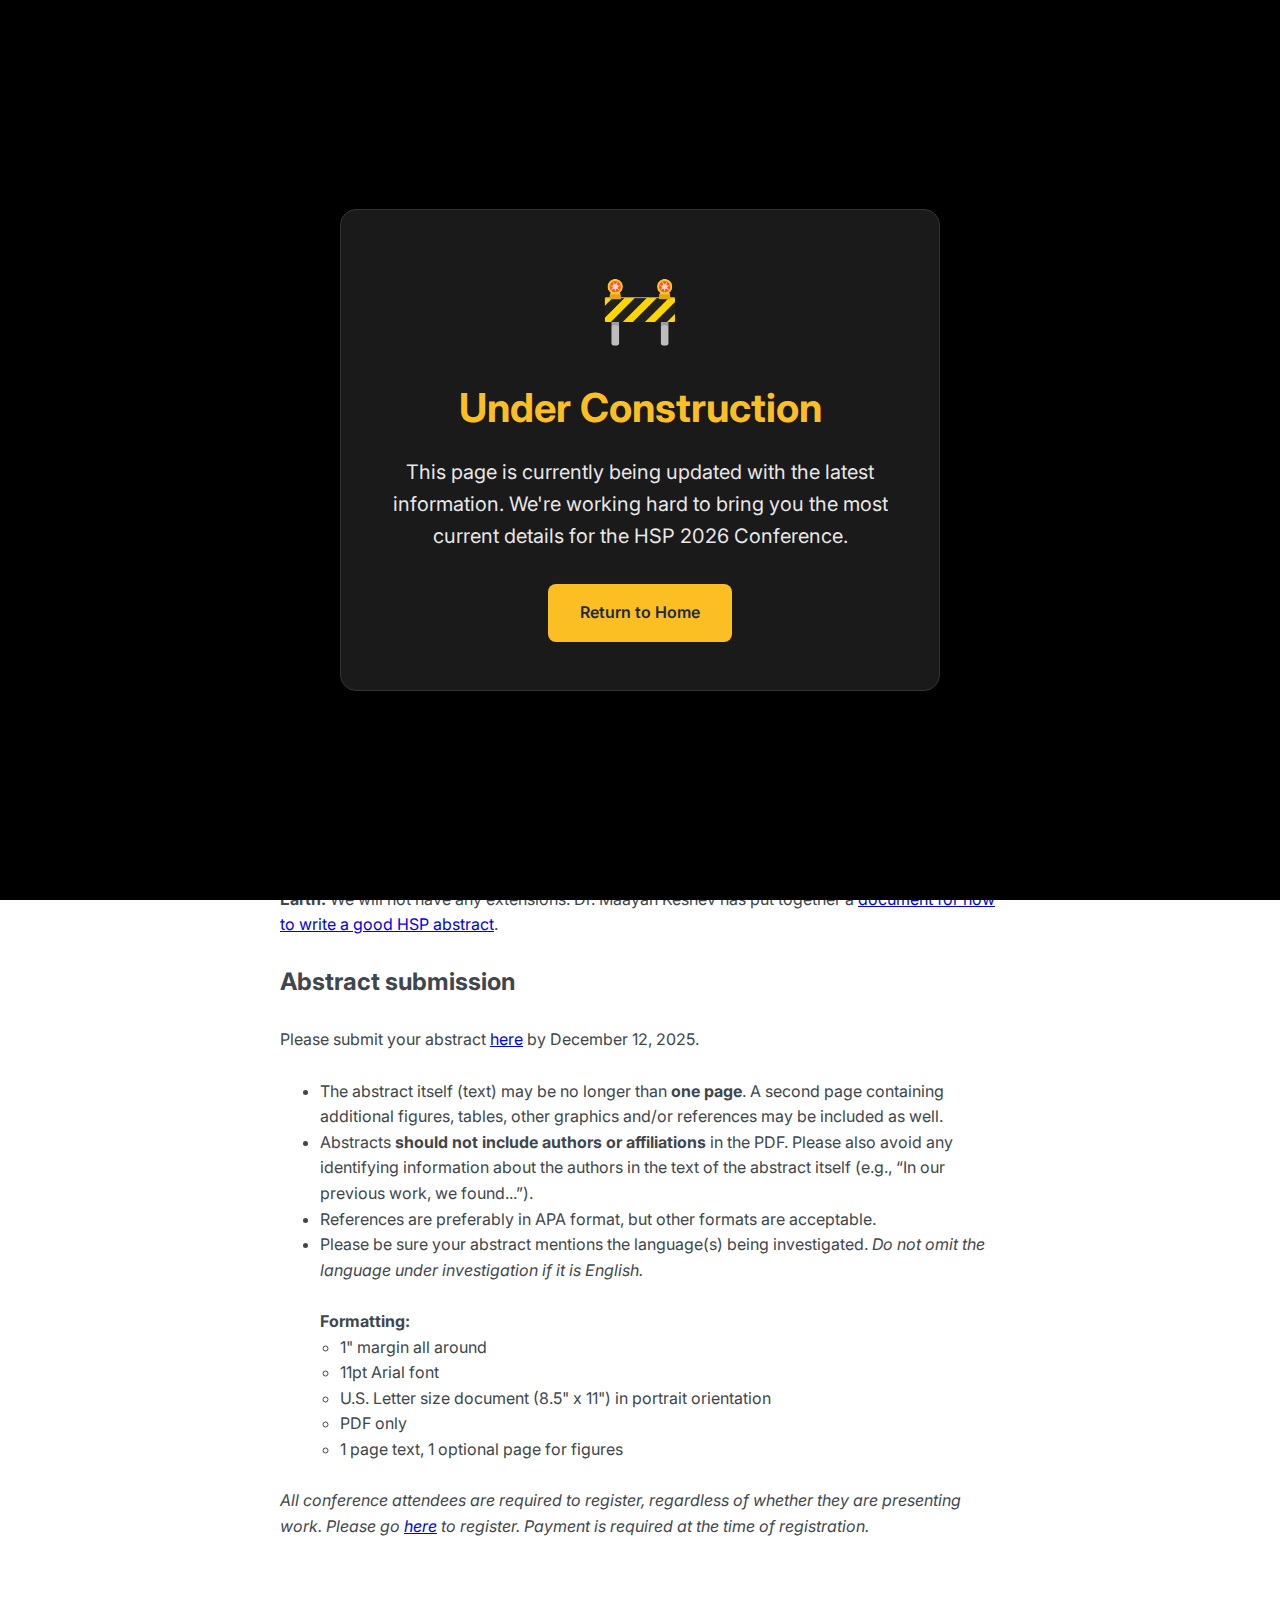
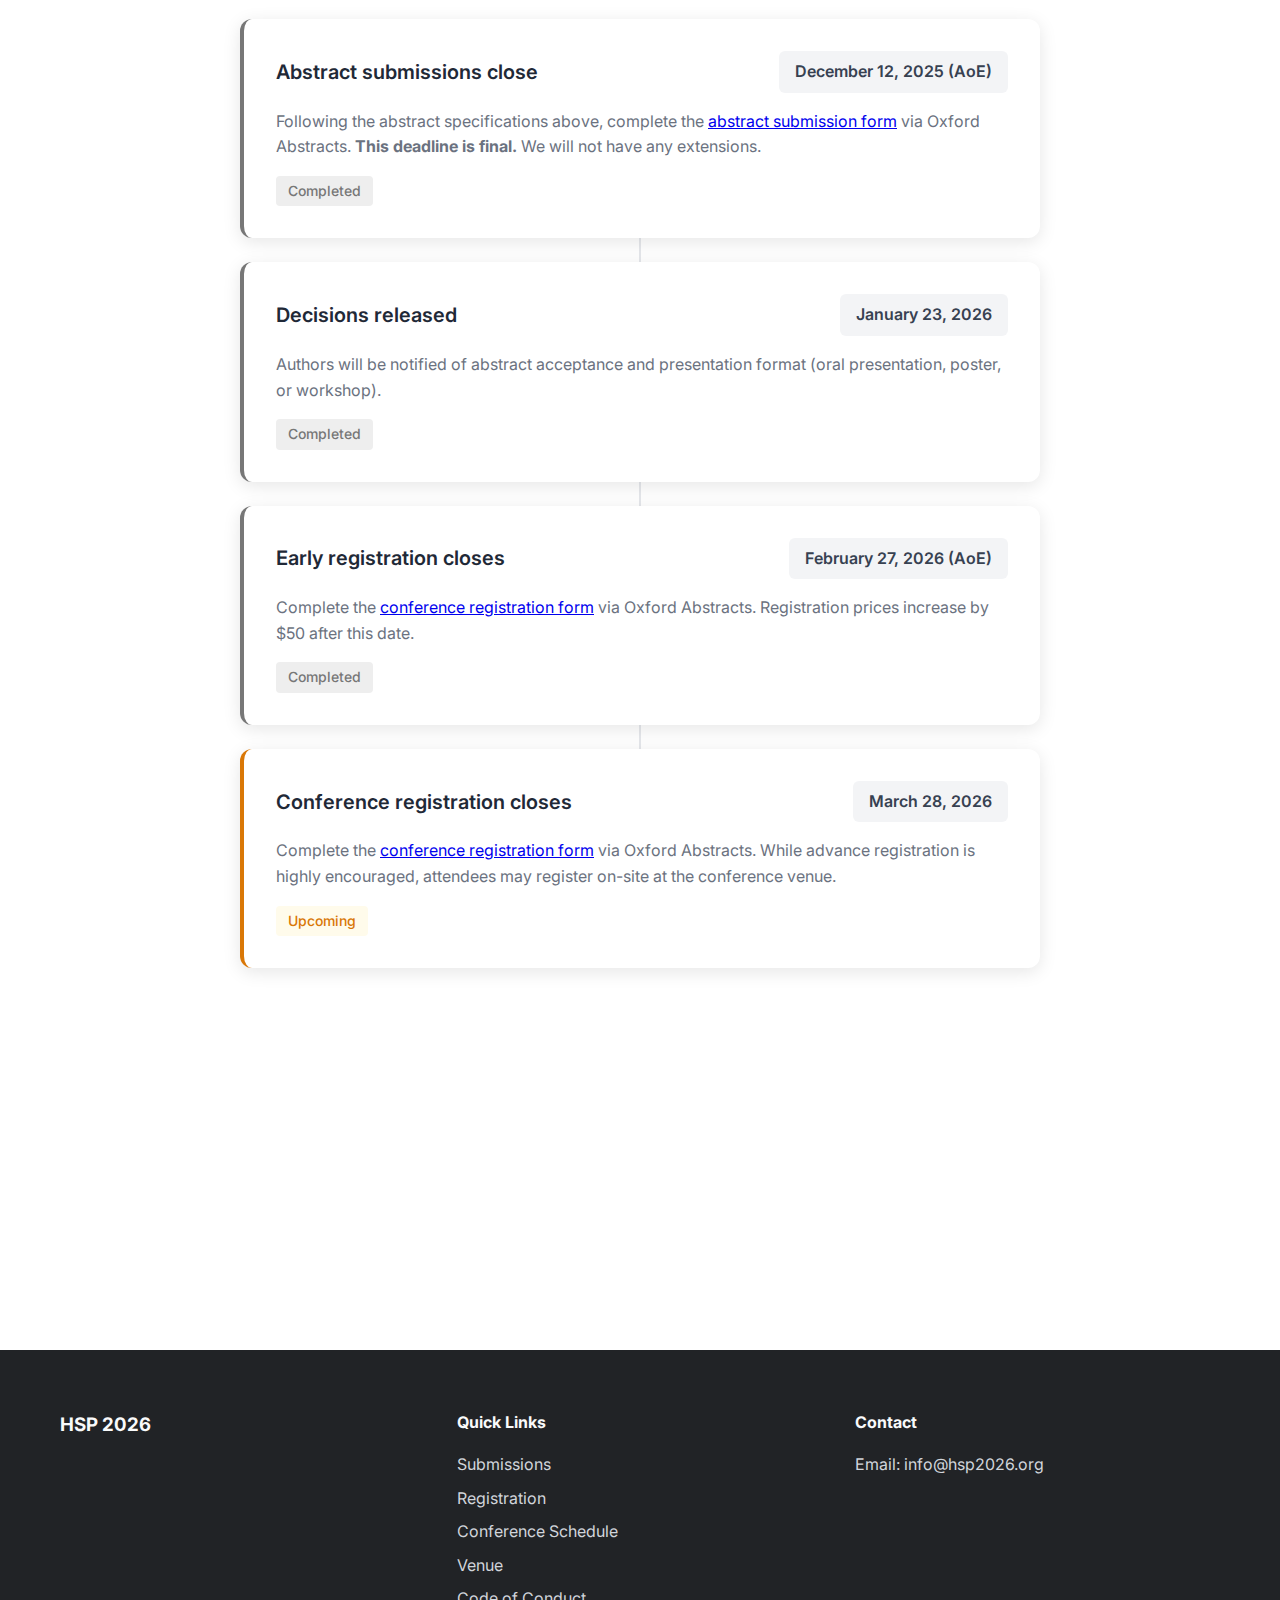
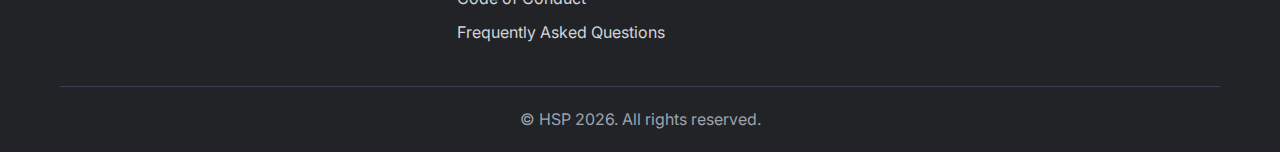
<file: submissions.html>
<!DOCTYPE html>
<html lang="en">
<head>
    <meta charset="UTF-8">
    <meta name="viewport" content="width=device-width, initial-scale=1.0">
    <title>Submissions - HSP 2026</title>
    <link rel="stylesheet" href="styles.css">
    <link rel="preconnect" href="https://fonts.googleapis.com">
    <link rel="preconnect" href="https://fonts.gstatic.com" crossorigin>
    <link href="https://fonts.googleapis.com/css2?family=Inter:wght@300;400;500;600;700&display=swap" rel="stylesheet">
    <style>
        .deadlines-hero {
            background: linear-gradient(135deg, #750014 0%, #8b959e 100%);
            padding: 120px 0 50px;
            text-align: center;
            color: white;
        }

        .deadlines-hero h1 {
            font-size: 3rem;
            font-weight: 700;
        }

        .deadlines-hero p {
            font-size: 1.25rem;
            opacity: 0.9;
            max-width: 600px;
            margin: 0 auto;
        }

        .deadlines-section {
            padding: 80px 0;
        }

        .deadline-card {
            background: white;
            border-radius: 12px;
            padding: 2rem;
            margin-bottom: 1.5rem;
            box-shadow: 0 4px 18px rgba(0, 0, 0, 0.1);
            border-left: 4px solid #059669;
            transition: all 0.3s ease;
            position: relative;
            z-index: 2;
        }

        .deadline-card:hover {
            transform: translateY(-2px);
            box-shadow: 0 8px 36px rgba(0, 0, 0, 0.2);
        }

        .deadline-card.urgent {
            border-left-color: #dc2626;
        }

        .deadline-card.closed {
            border-left-color: #777777;
        }

        .deadline-card.upcoming {
            border-left-color: #d97706;
        }

        .deadline-card.open {
            border-left-color: #059669;
        }

        .deadline-header {
            display: flex;
            justify-content: space-between;
            align-items: center;
            margin-bottom: 1rem;
        }

        .deadline-title {
            font-size: 1.25rem;
            font-weight: 600;
            color: #1f2937;
        }

        .deadline-date {
            background: #f3f4f6;
            padding: 0.5rem 1rem;
            border-radius: 6px;
            font-weight: 600;
            color: #374151;
        }

        .deadline-description {
            color: #6b7280;
            line-height: 1.6;
        }

        .deadline-status {
            display: inline-block;
            padding: 0.25rem 0.75rem;
            border-radius: 4px;
            font-size: 0.875rem;
            font-weight: 500;
            margin-top: 1rem;
        }

        .status-urgent {
            background: #fef2f2;
            color: #dc2626;
        }

        .status-closed {
            background: #eeeeee;
            color: #777777;
        }

        .status-upcoming {
            background: #fffbeb;
            color: #d97706;
        }

        .status-open {
            background: #f0fdf4;
            color: #059669;
        }

        .timeline {
            position: relative;
            max-width: 800px;
            margin: 0 auto;
        }

        .timeline::before {
            content: '';
            position: absolute;
            left: 50%;
            top: 0;
            bottom: 0;
            width: 2px;
            background: #e5e7eb;
            transform: translateX(-50%);
            z-index: 1;
        }

        @media (max-width: 768px) {
            .deadlines-hero h1 {
                font-size: 2.5rem;
            }

            .deadline-header {
                flex-direction: column;
                align-items: flex-start;
                gap: 1rem;
            }

            .timeline::before {
                left: 20px;
            }
        }
    </style>
</head>
<body>
    <nav class="navbar">
        <div class="nav-container">
            <div class="nav-logo">
                <a href="index.html">HSP 2026</a>
            </div>
            <ul class="nav-menu">
                <li class="nav-item">
                    <a href="index.html" class="nav-link">Home</a>
                </li>
                <li class="nav-item">
                    <a href="submissions.html" class="nav-link">Submissions</a>
                </li>
                <li class="nav-item">
                    <a href="registration.html" class="nav-link">Registration</a>
                </li>
                <li class="nav-item">
                    <a href="schedule.html" class="nav-link">Schedule</a>
                </li>
                <li class="nav-item">
                    <a href="venue.html" class="nav-link">Venue</a>
                </li>
                <li class="nav-item">
                    <a href="conduct.html" class="nav-link">Code of Conduct</a>
                </li>
                <li class="nav-item">
                    <a href="faq.html" class="nav-link">FAQ</a>
                </li>
            </ul>
            <div class="hamburger">
                <span class="bar"></span>
                <span class="bar"></span>
                <span class="bar"></span>
            </div>
        </div>
    </nav>

    <main>
        <section class="deadlines-hero">
            <div class="container">
                <h1>Submissions</h1>
            </div>
        </section>
        <section class="text-block">
            <div class="container" style="max-width: 800px; margin: 0 auto; padding: 0 40px;">
                <div class="textbox" style="color: #40464c;">
                    <br> <br>
                    <p>
                        We are happy to announce the call for abstracts for the 39th Annual Conference on Human Sentence Processing at Massachusetts Institute of Technology to be held March 26 to 28th, 2026.
                    </p>
                    <br>                    <p>
                        The NSF-funded special session for this year's conference is entitled "Language and Thought in Minds and Machines".
                        The special session explores the interface between the linguistic ability and the human capacity for abstract thought. 
                        This is an age-old question from the philosophy and psychology literature, ranging from ideas from Plato, Wittgenstein, and Chomsky in philosophy to proposals from Sapir, Whorf and Levinson in the linguistics literature.
                    </p>
                    <br>
                    <p> We are delighted to welcome the following speakers:</p>
                        <ul style="padding-left: 40px;">
                            <li>Rosemary Varley, University College London</li>
                            <li>Anna Papafragou, University of Pennsylvania</li>
                            <li>Gary Lupyan, University of Wisconsin-Madison</li>
                            <li>Cristine Legare, University of Texas at Austin</li>
                            <li>Julian Jara-Ettinger, Yale University</li>
                            <li>Ray Jackendoff, Tufts University</li>
                            <li>Anna Ivanova, Georgia Institute of Technology</li>                         
                            <li>Jacob Andreas, Massachusetts Institute of Technology</li>
                        </ul>
                    <br>
                    <p>
                        We welcome abstract submissions for the special session, as well as abstracts related to the general theme of language processing.
                        Abstracts may be submitted for posters or for podium presentations.
                        <strong>Abstracts are due on Friday, December 12th, 2025, 11:59:59 PM Anywhere on Earth.</strong> We will not have any extensions.

                        Dr. Maayan Keshev has put together a <a href="https://docs.google.com/document/d/1J_amu8bT3tIcPGh_zY_M8nLq3FSRK8KNa2pZKlc0rfs/edit?tab=t.0">document for how to write a good HSP abstract</a>.
                    </p>
                    <br>
                    <h2>Abstract submission</h2>
                    <br>
                    <p>Please submit your abstract <a href="https://app.oxfordabstracts.com/stages/79671/submitter">here</a> by December 12, 2025.</p>
                    <br>
                    <p>
                        <ul style="padding-left: 40px;">
                            <li>The abstract itself (text) may be no longer than <strong>one page</strong>. A second page containing additional figures, tables, other graphics and/or references may be included as well.</li>
                            <li>Abstracts <strong>should not include authors or affiliations</strong> in the PDF. Please also avoid any identifying information about the authors in the text of the abstract itself (e.g., <q>In our previous work, we found...</q>).</li>
                            <li>References are preferably in APA format, but other formats are acceptable.</li>
                            <li>Please be sure your abstract mentions the language(s) being investigated. <i>Do not omit the language under investigation if it is English.</i></li>
                            <br>
                            <strong>Formatting:</strong>
                                <ul style="padding-left: 20px;">
                                    <li>1" margin all around</li>
                                    <li>11pt Arial font</li>
                                    <li>U.S. Letter size document (8.5" x 11") in portrait orientation</li>
                                    <li>PDF only</li>
                                    <li>1 page text, 1 optional page for figures</li>
                                </ul>
                        </ul>
                    </p>
                    <br>
                    <p><i>All conference attendees are required to register, regardless of whether they are presenting work. Please go <a href="registration.html">here</a> to register. Payment is required at the time of registration.</i>
                    </p>
                </div>
            </div>
        </section>

        <section class="deadlines-section">
            <div class="container">
                <div class="timeline">


                    <!-- <div class="deadline-card closed">
                        <div class="deadline-header">
                            <h3 class="deadline-title">Abstract submission opens</h3>
                            <span class="deadline-date">November 7, 2025</span>
                        </div>
                        <p class="deadline-description">
                            Complete the <a href="https://app.oxfordabstracts.com/stages/79671/submitter">abstract submission form</a> via Oxford Abstracts. Submissions close on December 12, 2025.
                        </p>
                        <span class="deadline-status status-closed">Closed</span>
                    </div>

                    <div class="deadline-card open">
                        <div class="deadline-header">
                            <h3 class="deadline-title">Conference registration opens</h3>
                            <span class="deadline-date">November 14, 2025</span>
                        </div>
                        <p class="deadline-description">
                            Complete the <a href="https://app.oxfordabstracts.com/register/event/75992?preview=false">conference registration form</a> via Oxford Abstracts. All conference attendees are required to register, regardless of whether they are presenting work. Payment is required at the time of registration.
                        </p>
                        <span class="deadline-status status-open">Currently Open</span>
                    </div> -->

                    <div class="deadline-card closed">
                        <div class="deadline-header">
                            <h3 class="deadline-title">Abstract submissions close</h3>
                            <span class="deadline-date">December 12, 2025 (AoE)</span>
                        </div>
                        <p class="deadline-description">
                            Following the abstract specifications above, complete the <a href="https://app.oxfordabstracts.com/stages/79671/submitter">abstract submission form</a> via Oxford Abstracts. <strong>This deadline is final.</strong> We will not have any extensions. 
                        </p>
                        <span class="deadline-status status-closed">Completed</span>
                    </div>

                    <div class="deadline-card closed">
                        <div class="deadline-header">
                            <h3 class="deadline-title">Decisions released</h3>
                            <span class="deadline-date">January 23, 2026</span>
                        </div>
                        <p class="deadline-description">
                            Authors will be notified of abstract acceptance and presentation format 
                            (oral presentation, poster, or workshop).
                        </p>
                        <span class="deadline-status status-closed">Completed</span>
                    </div>

                    <div class="deadline-card closed">
                        <div class="deadline-header">
                            <h3 class="deadline-title">Early registration closes</h3>
                            <span class="deadline-date">February 27, 2026 (AoE)</span>
                        </div>
                        <p class="deadline-description">
                            Complete the <a href="https://app.oxfordabstracts.com/register/event/75992?preview=false">conference registration form</a> via Oxford Abstracts. Registration prices increase by $50 after this date.
                        </p>
                        <span class="deadline-status status-closed">Completed</span>
                    </div>

                    <div class="deadline-card upcoming">
                        <div class="deadline-header">
                            <h3 class="deadline-title">Conference registration closes</h3>
                            <span class="deadline-date">March 28, 2026</span>
                        </div>
                        <p class="deadline-description">
                          Complete the <a href="https://app.oxfordabstracts.com/register/event/75992?preview=false">conference registration form</a> via Oxford Abstracts. While advance registration is highly encouraged, attendees may register on-site at the conference venue.
                        </p>
                        <span class="deadline-status status-upcoming">Upcoming</span>
                    </div>
                    
                    


 <!--                    <div class="deadline-card upcoming">
                        <div class="deadline-header">
                            <h3 class="deadline-title">Early Bird Registration</h3>
                            <span class="deadline-date">February 28, 2026</span>
                        </div>
                        <p class="deadline-description">
                            Register early to secure the best rates for conference attendance. 
                            Early bird pricing includes access to all sessions and workshops.
                        </p>
                        <span class="deadline-status status-upcoming">Upcoming</span>
                    </div>



                    <div class="deadline-card">
                        <div class="deadline-header">
                            <h3 class="deadline-title">Final Paper Submission</h3>
                            <span class="deadline-date">April 30, 2026</span>
                        </div>
                        <p class="deadline-description">
                            Submit final papers for inclusion in the conference proceedings. 
                            Papers must be formatted according to the conference guidelines.
                        </p>
                        <span class="deadline-status status-upcoming">Upcoming</span>
                    </div>

                    <div class="deadline-card">
                        <div class="deadline-header">
                            <h3 class="deadline-title">Regular Registration Deadline</h3>
                            <span class="deadline-date">May 31, 2026</span>
                        </div>
                        <p class="deadline-description">
                            Final deadline for conference registration. Late registration may incur 
                            additional fees and limited availability.
                        </p>
                        <span class="deadline-status status-upcoming">Upcoming</span>
                    </div>

                    <div class="deadline-card">
                        <div class="deadline-header">
                            <h3 class="deadline-title">Conference Begins</h3>
                            <span class="deadline-date">June 15, 2026</span>
                        </div>
                        <p class="deadline-description">
                            The HSP 2026 Conference officially begins with opening ceremonies 
                            and keynote presentations.
                        </p>
                        <span class="deadline-status status-upcoming">Upcoming</span>
                    </div> -->
                </div> 

                <div class="container" style="display: flex; justify-content: center; align-items: center; margin: 2rem auto;">
                <div class="highlight-card" style="max-width: 500px; text-align: center; margin: 0 auto;">
                  <h3>Need Help?</h3>
                  <p>If you have questions about any deadlines or need assistance with submissions, please contact us.</p>
                  <br>
                  <a href="faq.html" class="btn btn-primary">View FAQ</a>
                </div>
                </div>
            </div>
        </section>
    </main>


    <footer class="footer">
        <div class="container">
            <div class="footer-content">
                <div class="footer-section">
                    <h3>HSP 2026</h3>
                    <p class="footer-tagline">39th Annual Conference on Human Sentence Processing</p>
                </div>
                <div class="footer-section">
                    <h4>Quick Links</h4>
                    <ul>
                        <li><a href="submissions.html">Submissions</a></li>
                        <li><a href="registration.html">Registration</a></li>
                        <li><a href="schedule.html">Conference Schedule</a></li>
                        <li><a href="venue.html">Venue</a></li>
                        <li><a href="conduct.html">Code of Conduct</a></li>
                        <li><a href="faq.html">Frequently Asked Questions</a></li>
                    </ul>
                </div>
                <div class="footer-section">
                    <h4>Contact</h4>
                    <ul><li><a href="mailto:info@hsp2026.org">Email: info@hsp2026.org</a></li></ul>
                </div>
            </div>
            <div class="footer-bottom">
                <p>&copy; HSP 2026. All rights reserved.</p>
            </div>
        </div>
    </footer>

    <script src="config.js"></script>
    <script src="script.js"></script>
</body>
</html>
</file>
<file: styles.css>
/* Reset and base styles */
* {
    margin: 0;
    padding: 0;
    box-sizing: border-box;
}

body {
    font-family: 'Inter', -apple-system, BlinkMacSystemFont, 'Segoe UI', Roboto, sans-serif;
    line-height: 1.6;
    color: #333;
    background-color: #ffffff;
}

/* Container */
.container {
    max-width: 1200px;
    margin: 0 auto;
    padding: 0 20px;
}

/* Navigation */
.navbar {
    position: fixed;
    top: 0;
    width: 100%;
    background: rgba(255, 255, 255, 0.95);
    backdrop-filter: blur(10px);
    border-bottom: 1px solid rgba(0, 0, 0, 0.1);
    z-index: 1000;
    transition: all 0.3s ease;
}

.nav-container {
    max-width: 1200px;
    margin: 0 auto;
    padding: 0 20px;
    display: flex;
    justify-content: space-between;
    align-items: center;
    height: 70px;
}

.nav-logo a {
    font-size: 1.5rem;
    font-weight: 700;
    color: #750014;
    text-decoration: none;
    transition: color 0.3s ease;
}

.nav-logo a:hover {
    color: #ff1423;
}

.nav-menu {
    display: flex;
    list-style: none;
    gap: 2rem;
}

.nav-link {
    color: #8b959e;
    text-decoration: none;
    font-weight: 500;
    transition: color 0.3s ease;
    position: relative;
}

.nav-link:hover {
    color: #002896;
}

.nav-link::after {
    content: '';
    position: absolute;
    width: 0;
    height: 2px;
    bottom: -5px;
    left: 0;
    background-color: #002896;
    transition: width 0.3s ease;
}

.nav-link:hover::after {
    width: 100%;
}

/* Hamburger menu */
.hamburger {
    display: none;
    flex-direction: column;
    cursor: pointer;
}

.bar {
    width: 25px;
    height: 3px;
    background-color: #8b959e;
    margin: 3px 0;
    transition: 0.3s;
}

/* Hero Section */
.hero {
    min-height: 100vh;
    display: flex;
    align-items: center;
    justify-content: center;
    background: linear-gradient(135deg, #750014 0%, #8b959e 100%);
    color: white;
    text-align: center;
    padding: 100px 20px 60px;
}

.hero-content {
    max-width: 800px;
}

.hero-title {
    font-size: 3.5rem;
    font-weight: 700;
    margin-bottom: 1rem;
    letter-spacing: -0.02em;
}

.hero-subtitle {
    font-size: 1.25rem;
    font-weight: 400;
    margin-bottom: 2rem;
    opacity: 0.9;
}

.hero-details {
    display: flex;
    justify-content: center;
    gap: 2rem;
    margin-bottom: 3rem;
    flex-wrap: wrap;
}

.detail-item {
    display: flex;
    flex-direction: column;
    align-items: center;
    gap: 0.5rem;
}

.detail-label {
    font-size: 0.875rem;
    font-weight: 500;
    opacity: 0.8;
    text-transform: uppercase;
    letter-spacing: 0.05em;
}

.detail-value {
    font-size: 1rem;
    font-weight: 600;
}

.hero-actions {
    display: flex;
    gap: 1rem;
    justify-content: center;
    flex-wrap: wrap;
}

/* Buttons */
.btn {
    display: inline-block;
    padding: 12px 24px;
    border-radius: 8px;
    text-decoration: none;
    font-weight: 600;
    transition: all 0.3s ease;
    border: none;
    cursor: pointer;
    font-size: 1rem;
}

.btn-primary {
    background: #8b959e;
    color: white;
}

.btn-primary:hover {
    background: #ff1423;
    transform: translateY(-2px);
    box-shadow: 0 4px 12px rgba(37, 99, 235, 0.3);
}

.btn-secondary {
    background: #8b959e;
    color: white;
    border: 2px solid rgba(255, 255, 255, 0.3);
}

.btn-secondary:hover {
    background: #ff1423;
    transform: translateY(-2px);
    box-shadow: 0 4px 12px rgba(37, 99, 235, 0.3);
}

/* Highlights Section */
.highlights {
    padding: 80px 0;
    background: #f8fafc;
}

.section-title {
    text-align: center;
    font-size: 2.5rem;
    font-weight: 700;
    margin-bottom: 3rem;
    color: #40464c;
}

.highlights-grid {
    display: grid;
    grid-template-columns: repeat(auto-fit, minmax(280px, 1fr));
    gap: 2rem;
    margin-top: 3rem;
}

.highlight-card {
    background: white;
    padding: 2rem;
    border-radius: 12px;
    box-shadow: 0 4px 6px rgba(0, 0, 0, 0.05);
    transition: all 0.3s ease;
    text-align: center;
}

.highlight-card:hover {
    transform: translateY(-4px);
    box-shadow: 0 8px 25px rgba(0, 0, 0, 0.1);
}

.highlight-icon {
    font-size: 3rem;
    margin-bottom: 1rem;
}

.highlight-card h3 {
    font-size: 1.25rem;
    font-weight: 600;
    margin-bottom: 1rem;
    color: #40464c;
}

.highlight-card p {
    color: #212326;
    line-height: 1.6;
}

/* CTA Section */
.cta {
    padding: 80px 0;
    background: linear-gradient(135deg, #1f2937 0%, #374151 100%);
    color: white;
    text-align: center;
}

.cta h2 {
    font-size: 2.5rem;
    font-weight: 700;
    margin-bottom: 1rem;
}

.cta p {
    font-size: 1.125rem;
    margin-bottom: 2rem;
    opacity: 0.9;
}

/* Footer */
.footer {
    background: #212326;
    color: white;
    padding: 60px 0 20px;
}

.footer-content {
    display: grid;
    grid-template-columns: repeat(auto-fit, minmax(250px, 1fr));
    gap: 2rem;
    margin-bottom: 2rem;
}

.footer-section h3,
.footer-section h4 {
    margin-bottom: 1rem;
    color: #f9fafb;
}

.footer-section p {
    color: #d1d5db;
    line-height: 1.6;
}

.footer-section ul {
    list-style: none;
}

.footer-section ul li {
    margin-bottom: 0.5rem;
}

.footer-section ul li a {
    color: #d1d5db;
    text-decoration: none;
    transition: color 0.3s ease;
}

.footer-section ul li a:hover {
    color: #ff1423;
}

.footer-bottom {
    border-top: 1px solid #374151;
    padding-top: 20px;
    text-align: center;
    color: #9ca3af;
}

/* Responsive Design */
@media (max-width: 768px) {
    .nav-menu {
        position: fixed;
        left: -100%;
        top: 70px;
        flex-direction: column;
        background-color: white;
        width: 100%;
        text-align: center;
        transition: 0.3s;
        box-shadow: 0 10px 27px rgba(0, 0, 0, 0.05);
        padding: 2rem 0;
    }

    .nav-menu.active {
        left: 0;
    }

    .hamburger {
        display: flex;
    }

    .hamburger.active .bar:nth-child(2) {
        opacity: 0;
    }

    .hamburger.active .bar:nth-child(1) {
        transform: translateY(8px) rotate(45deg);
    }

    .hamburger.active .bar:nth-child(3) {
        transform: translateY(-8px) rotate(-45deg);
    }

    .hero-title {
        font-size: 2.5rem;
    }

    .hero-details {
        flex-direction: column;
        gap: 1rem;
    }

    .hero-actions {
        flex-direction: column;
        align-items: center;
    }

    .section-title {
        font-size: 2rem;
    }

    .cta h2 {
        font-size: 2rem;
    }
}

@media (max-width: 480px) {
    .hero-title {
        font-size: 2rem;
    }

    .container {
        padding: 0 15px;
    }

    .highlight-card {
        padding: 1.5rem;
    }
}

/* Under Construction Overlay */
.under-construction-overlay {
    position: fixed;
    top: 0;
    left: 0;
    width: 100%;
    height: 100%;
    background: #000000;
    display: flex;
    flex-direction: column;
    justify-content: center;
    align-items: center;
    z-index: 9999;
    color: white;
    text-align: center;
    padding: 2rem;
}

.under-construction-content {
    max-width: 600px;
    background: #1a1a1a;
    padding: 3rem;
    border-radius: 16px;
    border: 1px solid #333333;
}

.under-construction-icon {
    font-size: 4rem;
    margin-bottom: 1rem;
    animation: pulse 2s infinite;
}

.under-construction-title {
    font-size: 2.5rem;
    font-weight: 700;
    margin-bottom: 1rem;
    color: #fbbf24;
}

.under-construction-message {
    font-size: 1.25rem;
    line-height: 1.6;
    margin-bottom: 2rem;
    opacity: 0.9;
}

.under-construction-home-link {
    display: inline-block;
    background: #fbbf24;
    color: #1f2937;
    padding: 1rem 2rem;
    border-radius: 8px;
    text-decoration: none;
    font-weight: 600;
    transition: all 0.3s ease;
}

.under-construction-home-link:hover {
    background: #f59e0b;
    transform: translateY(-2px);
}

@keyframes pulse {
    0%, 100% {
        transform: scale(1);
    }
    50% {
        transform: scale(1.1);
    }
}

/* Hide overlay when construction mode is disabled */
.under-construction-overlay.hidden {
    display: none;
}
</file>
